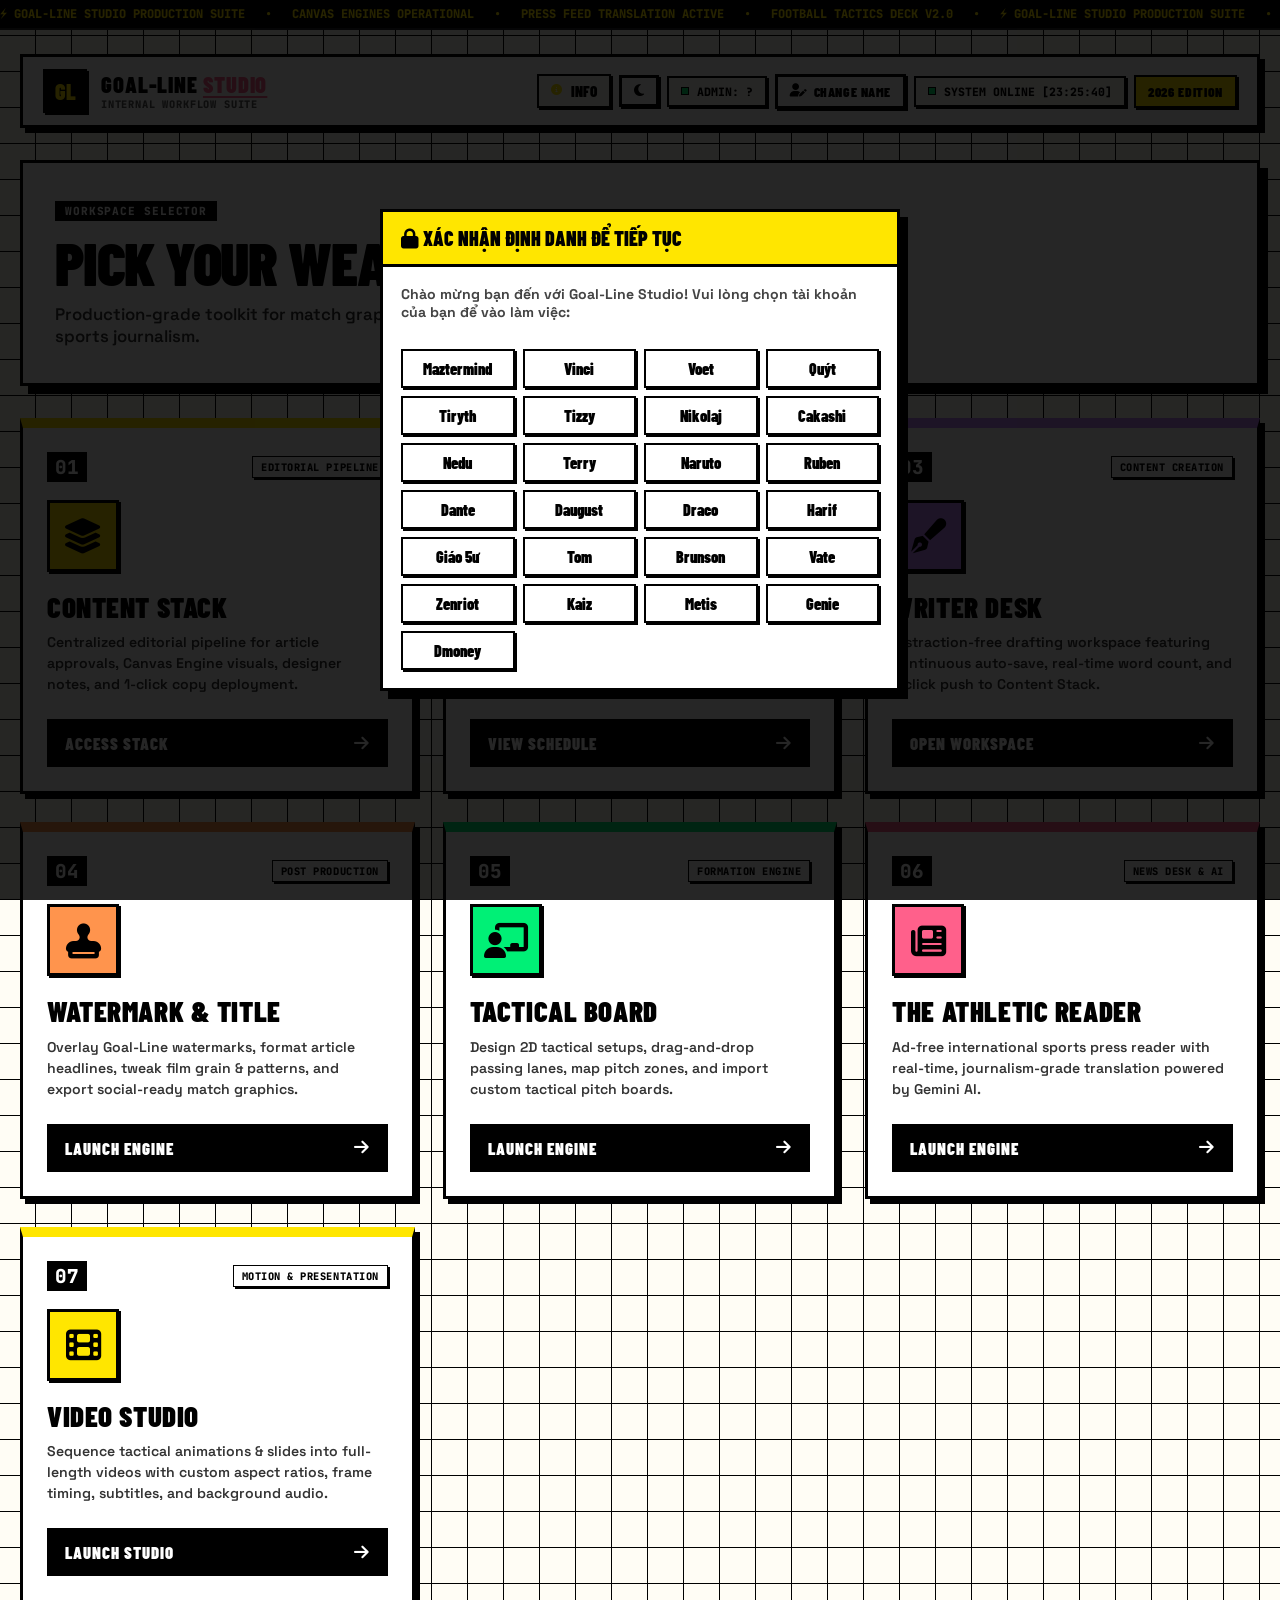
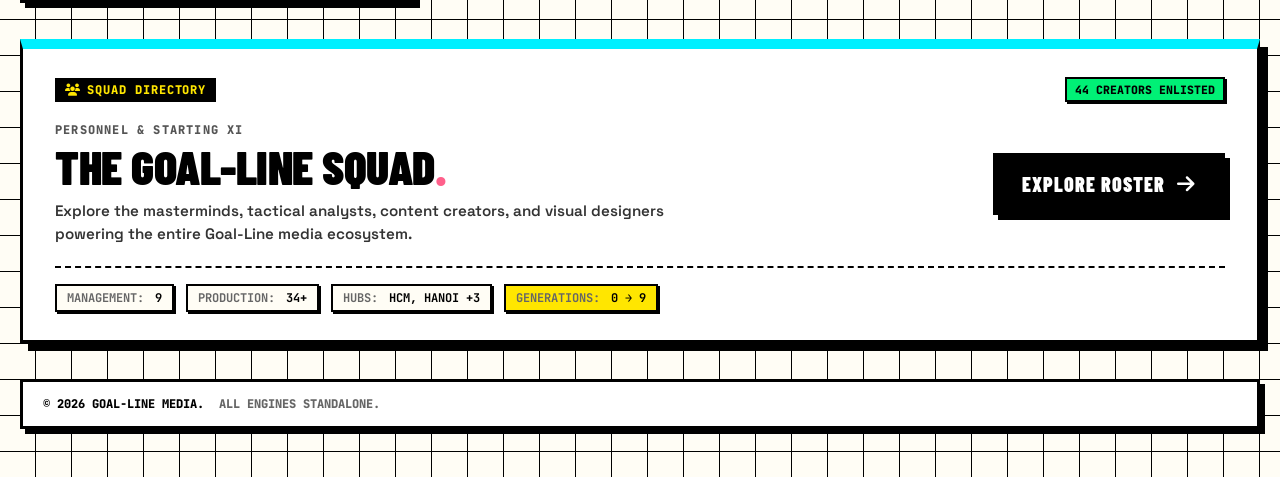
<file: index.html>
<!DOCTYPE html>
<html lang="en">
<head>
    <meta charset="UTF-8">
    <meta name="viewport" content="width=device-width, initial-scale=1.0, maximum-scale=1.0, user-scalable=no">
    <title>Goal-Line Studio | Production Suite</title>
    <link rel="icon" href="assets/img/GL_logo.jpg" type="image/icon type" />
    
    <!-- Google Fonts -->
    <link rel="preconnect" href="https://fonts.googleapis.com">
    <link rel="preconnect" href="https://fonts.gstatic.com" crossorigin>
    <link href="https://fonts.googleapis.com/css2?family=Space+Grotesk:wght@500;700;900&family=Barlow+Condensed:wght@800;900&family=JetBrains+Mono:wght@700;800&display=swap" rel="stylesheet">
    <link rel="stylesheet" href="https://cdnjs.cloudflare.com/ajax/libs/font-awesome/6.5.2/css/all.min.css" />
    <link rel="stylesheet" href="style.css" />
    <link rel="stylesheet" href="css/index.css" />
</head>
<body class="landing-body">

    <!-- Ticker Bar -->
    <div class="neo-ticker">
        <div class="ticker-track">
            <span>⚡ GOAL-LINE STUDIO PRODUCTION SUITE</span>
            <span>•</span>
            <span>CANVAS ENGINES OPERATIONAL</span>
            <span>•</span>
            <span>PRESS FEED TRANSLATION ACTIVE</span>
            <span>•</span>
            <span>FOOTBALL TACTICS DECK V2.0</span>
            <span>•</span>
            <span>⚡ GOAL-LINE STUDIO PRODUCTION SUITE</span>
            <span>•</span>
            <span>CANVAS ENGINES OPERATIONAL</span>
        </div>
    </div>

    <div class="landing-wrapper">
        <!-- Top Status Bar -->
        <header class="top-nav">
            <div class="brand-badge">
                <div class="logo-box">GL</div>
                <div class="brand-text">
                    <span class="studio-title">GOAL-LINE <em>STUDIO</em></span>
                    <span class="system-tag">INTERNAL WORKFLOW SUITE</span>
                </div>
            </div>

            <div class="header-status">
                <a href="info.html" class="status-indicator" style="cursor: pointer; text-decoration: none; color: inherit; font-weight: 900;" title="Xem Sổ tay & Hướng dẫn sử dụng Studio">
                    <i class="fa-solid fa-circle-info" style="color: var(--neo-yellow, #ffe600);"></i>
                    <span style="font-family: var(--font-cond); font-size: 0.95rem;">INFO</span>
                </a>
                <button class="btn-neo-back" onclick="toggleDarkMode()" title="Chuyển chế độ Sáng / Tối">
                    <i class="fa-solid fa-moon" id="theme-toggle-icon"></i>
                </button>
                <div class="status-indicator">
                    <span class="pulse-dot"></span>
                    <span id="current-user-display">ADMIN: ?</span>
                </div>
                <button class="btn-neo-back" id="btn-change-identity" onclick="openIdentitySelector()" style="padding: 6px 12px; font-size: 0.85rem;" title="Thay đổi định danh tài khoản">
                    <i class="fa-solid fa-user-pen"></i> CHANGE NAME
                </button>
                <div class="status-indicator">
                    <span class="pulse-dot"></span>
                    <span id="live-clock">SYSTEM 100% READY</span>
                </div>
                <div class="pill-badge">2026 EDITION</div>
            </div>
        </header>

        <!-- Main Hero Section -->
        <section class="hero-section">
            <div class="hero-content">
                <div class="tag-label">WORKSPACE SELECTOR</div>
                <h1 class="hero-headline">PICK YOUR WEAPON<span class="dot-accent">.</span></h1>
                <p class="hero-sub">Production-grade toolkit for match graphics, tactical analysis, and international sports journalism.</p>
            </div>
        </section>

        <!-- 3 Main Tool Cards Grid (Beta Tools Hidden) -->
        <main class="tool-grid">
            
            <!-- TOOL 01: CONTENT STACK -->
            <a href="stack.html" class="tool-card card-yellow">
                <div class="card-top">
                    <span class="card-num">01</span>
                    <span class="card-tag">EDITORIAL PIPELINE</span>
                </div>
                <div class="card-icon-box">
                    <i class="fa-solid fa-layer-group"></i>
                </div>
                <div class="card-body">
                    <h3 class="card-title">CONTENT STACK</h3>
                    <p class="card-desc">Centralized editorial pipeline for article approvals, Canvas Engine visuals, designer notes, and 1-click copy deployment.</p>
                </div>
                <div class="card-footer-btn">
                    <span>ACCESS STACK</span>
                    <i class="fa-solid fa-arrow-right"></i>
                </div>
            </a>

            <!-- TOOL 02: EDITORIAL SCHEDULE -->
            <a href="schedule.html" class="tool-card card-blue">
                <div class="card-top">
                    <span class="card-num">02</span>
                    <span class="card-tag">SHIFT & CALENDAR</span>
                </div>
                <div class="card-icon-box">
                    <i class="fa-solid fa-calendar-days"></i>
                </div>
                <div class="card-body">
                    <h3 class="card-title">EDITORIAL SCHEDULE</h3>
                    <p class="card-desc">Weekly publishing cycle planner, live Facebook page shift roster, and internal team leave tracking system.</p>
                </div>
                <div class="card-footer-btn">
                    <span>VIEW SCHEDULE</span>
                    <i class="fa-solid fa-arrow-right"></i>
                </div>
            </a>

            <!-- TOOL 03: WRITER DESK -->
            <a href="writer.html" class="tool-card card-purple">
                <div class="card-top">
                    <span class="card-num">03</span>
                    <span class="card-tag">CONTENT CREATION</span>
                </div>
                <div class="card-icon-box">
                    <i class="fa-solid fa-pen-fancy"></i>
                </div>
                <div class="card-body">
                    <h3 class="card-title">WRITER DESK</h3>
                    <p class="card-desc">Distraction-free drafting workspace featuring continuous auto-save, real-time word count, and 1-click push to Content Stack.</p>
                </div>
                <div class="card-footer-btn">
                    <span>OPEN WORKSPACE</span>
                    <i class="fa-solid fa-arrow-right"></i>
                </div>
            </a>

            <!-- TOOL 04: WATERMARK & TITLE -->
            <a href="watermark.html" class="tool-card card-orange">
                <div class="card-top">
                    <span class="card-num">04</span>
                    <span class="card-tag">POST PRODUCTION</span>
                </div>
                <div class="card-icon-box">
                    <i class="fa-solid fa-stamp"></i>
                </div>
                <div class="card-body">
                    <h3 class="card-title">WATERMARK & TITLE</h3>
                    <p class="card-desc">Overlay Goal-Line watermarks, format article headlines, tweak film grain & patterns, and export social-ready match graphics.</p>
                </div>
                <div class="card-footer-btn">
                    <span>LAUNCH ENGINE</span>
                    <i class="fa-solid fa-arrow-right"></i>
                </div>
            </a>

            <!-- TOOL 05: TACTICAL BOARD -->
            <a href="board.html" class="tool-card card-green">
                <div class="card-top">
                    <span class="card-num">05</span>
                    <span class="card-tag">FORMATION ENGINE</span>
                </div>
                <div class="card-icon-box">
                    <i class="fa-solid fa-chalkboard-user"></i>
                </div>
                <div class="card-body">
                    <h3 class="card-title">TACTICAL BOARD</h3>
                    <p class="card-desc">Design 2D tactical setups, drag-and-drop passing lanes, map pitch zones, and import custom tactical pitch boards.</p>
                </div>
                <div class="card-footer-btn">
                    <span>LAUNCH ENGINE</span>
                    <i class="fa-solid fa-arrow-right"></i>
                </div>
            </a>

            <!-- TOOL 06: THE ATHLETIC READER -->
            <a href="reader.html" class="tool-card card-pink">
                <div class="card-top">
                    <span class="card-num">06</span>
                    <span class="card-tag">NEWS DESK & AI</span>
                </div>
                <div class="card-icon-box">
                    <i class="fa-solid fa-newspaper"></i>
                </div>
                <div class="card-body">
                    <h3 class="card-title">THE ATHLETIC READER</h3>
                    <p class="card-desc">Ad-free international sports press reader with real-time, journalism-grade translation powered by Gemini AI.</p>
                </div>
                <div class="card-footer-btn">
                    <span>LAUNCH ENGINE</span>
                    <i class="fa-solid fa-arrow-right"></i>
                </div>
            </a>

            <!-- TOOL 07: VIDEO STUDIO (Dán ngay dưới Tool 06 trong index.html) -->
            <a href="video.html" class="tool-card card-yellow">
                <div class="card-top">
                    <span class="card-num">07</span>
                    <span class="card-tag">MOTION & PRESENTATION</span>
                </div>
                <div class="card-icon-box">
                    <i class="fa-solid fa-film"></i>
                </div>
                <div class="card-body">
                    <h3 class="card-title">VIDEO STUDIO</h3>
                    <p class="card-desc">Sequence tactical animations & slides into full-length videos with custom aspect ratios, frame timing, subtitles, and background audio.</p>
                </div>
                <div class="card-footer-btn">
                    <span>LAUNCH STUDIO</span>
                    <i class="fa-solid fa-arrow-right"></i>
                </div>
            </a>

        </main>

        <!-- SQUAD DIRECTORY BANNER (Đổi sang card-cyan để không xung đột màu vàng) -->
        <section class="roster-showcase-section">
            <div class="roster-banner card-cyan">
                <div class="banner-badge-strip">
                    <span class="banner-tag"><i class="fa-solid fa-users"></i> SQUAD DIRECTORY</span>
                    <span class="banner-status-tag" id="banner-total-tag">SYNCING ROSTER...</span>
                </div>
            
                <div class="banner-content">
                    <div class="banner-text">
                        <span class="sub-lead">PERSONNEL & STARTING XI</span>
                        <h2 class="banner-title">THE GOAL-LINE SQUAD<span class="dot-accent">.</span></h2>
                        <p class="banner-desc">Explore the masterminds, tactical analysts, content creators, and visual designers powering the entire Goal-Line media ecosystem.</p>
                    </div>
                
                    <div class="banner-action-wrap">
                        <a href="roster.html" class="btn-launch-roster">
                            <span>EXPLORE ROSTER</span>
                            <i class="fa-solid fa-arrow-right"></i>
                        </a>
                    </div>
                </div>
            
                <div class="banner-footer-stats">
                    <div class="stat-pill"><span class="pill-label">MANAGEMENT:</span> <strong id="banner-stat-mgmt">--</strong></div>
                    <div class="stat-pill"><span class="pill-label">PRODUCTION:</span> <strong id="banner-stat-prod">--</strong></div>
                    <div class="stat-pill"><span class="pill-label">HUBS:</span> <strong id="banner-stat-hubs">--</strong></div>
                    <div class="stat-pill highlight"><span class="pill-label">GENERATIONS:</span> <strong id="banner-stat-gens">--</strong></div>
                </div>
            </div>
        </section>

        <!-- Footer -->
        <footer class="landing-footer">
            <div class="footer-left">
                <span>© 2026 GOAL-LINE MEDIA.</span>
                <span class="footer-dim">ALL ENGINES STANDALONE.</span>
            </div>
            <div class="footer-right">
            </div>
        </footer>
    </div>

    <script type="module" src="js/landing.js"></script>
    <script src="js/identity.js"></script>
</body>
</html>
</file>
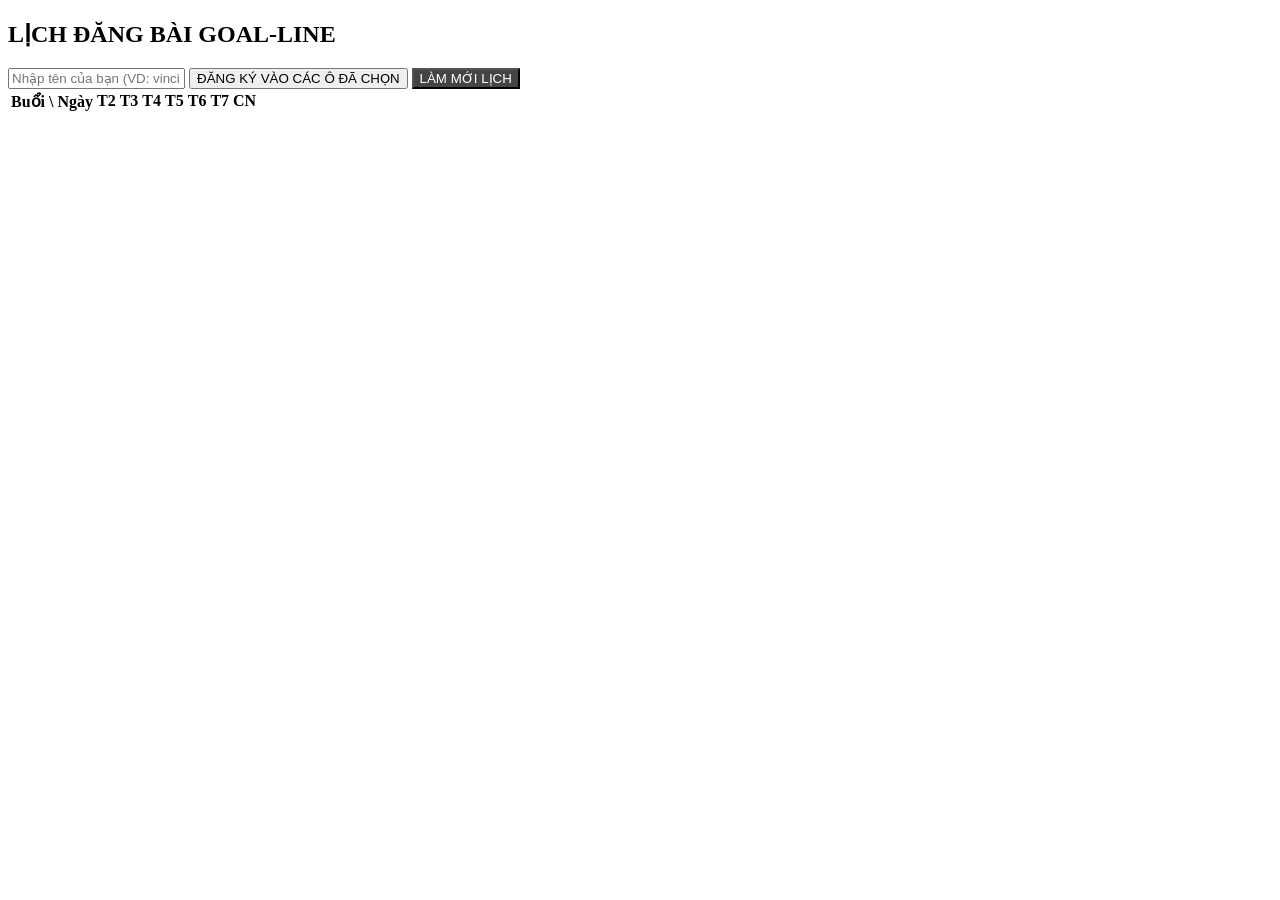
<file: calendar.html>
<!DOCTYPE html>
<html lang="vi">
<head>
    <meta charset="UTF-8">
    <meta name="viewport" content="width=device-width, initial-scale=1.0">
    <title>Đăng ký lịch Goal-Line</title>
</head>
<body>

<div class="container">
    <h2>LỊCH ĐĂNG BÀI GOAL-LINE</h2>
    
    <div class="controls">
        <input type="text" id="adminName" placeholder="Nhập tên của bạn (VD: vinci, Dante...)" required>
        <button id="submitBtn" onclick="submitSchedule()">ĐĂNG KÝ VÀO CÁC Ô ĐÃ CHỌN</button>
        <button id="refreshBtn" onclick="loadSchedule()" style="background: #444; color: white;">LÀM MỚI LỊCH</button>
    </div>
    <div id="loading">Đang đồng bộ với Google Sheet...</div>

    <table id="scheduleTable">
        <thead>
            <tr>
                <th>Buổi \ Ngày</th>
                <th>T2</th><th>T3</th><th>T4</th><th>T5</th><th>T6</th><th>T7</th><th>CN</th>
            </tr>
        </thead>
        <tbody id="tableBody">
            </tbody>
    </table>
</div>

<script>
    // TẠO DÒNG NÀY: Dán link Web App của Google Apps Script vào đây
    const GAS_URL = 'https://script.google.com/macros/s/AKfycbyCbwoQ83nHwhlHM_sUUSxjSVTCRAm9dH0ueqqAn9867LGa0KkDt1TDUA-51adv_AQB/exec'; 
    
    const tableBody = document.getElementById('tableBody');
    const loading = document.getElementById('loading');
    const submitBtn = document.getElementById('submitBtn');
    
    const buoi = ['Sáng', 'Trưa', 'Tối'];
    let selectedSlots = []; // Mảng lưu các ô được click

    // 1. Hàm tải dữ liệu từ Sheet
    async function loadSchedule() {
        loading.style.display = 'block';
        tableBody.innerHTML = ''; // Xóa bảng cũ
        selectedSlots = []; // Reset lựa chọn

        try {
            const response = await fetch(GAS_URL);
            const result = await response.json();
            
            const data = result.data; // Mảng 2 chiều 3x7
            
            // Vẽ bảng
            buoi.forEach((b, rowIndex) => {
                const tr = document.createElement('tr');
                // Cột tiêu đề buổi
                const th = document.createElement('td');
                th.className = 'row-header';
                th.innerText = b;
                tr.appendChild(th);
                
                // 7 cột ngày
                for(let colIndex = 0; colIndex < 7; colIndex++) {
                    const td = document.createElement('td');
                    td.className = 'slot-cell';
                    td.innerText = data[rowIndex][colIndex] || ''; // Hiện tên admin đang có
                    
                    // Xử lý sự kiện click chọn ô
                    td.onclick = function() {
                        this.classList.toggle('selected');
                        
                        // Cập nhật mảng selectedSlots
                        const slotObj = {row: rowIndex, col: colIndex};
                        const existingIndex = selectedSlots.findIndex(s => s.row === rowIndex && s.col === colIndex);
                        
                        if (existingIndex > -1) {
                            selectedSlots.splice(existingIndex, 1); // Bỏ chọn
                        } else {
                            selectedSlots.push(slotObj); // Chọn
                        }
                    };
                    tr.appendChild(td);
                }
                tableBody.appendChild(tr);
            });
            
        } catch (error) {
            alert('Lỗi tải dữ liệu. Hãy tải lại trang!');
        }
        loading.style.display = 'none';
    }

    // 2. Hàm gửi dữ liệu lên Sheet
    async function submitSchedule() {
        const name = document.getElementById('adminName').value.trim();
        
        if (!name) { alert('Vui lòng nhập tên của bạn!'); return; }
        if (selectedSlots.length === 0) { alert('Vui lòng click chọn ít nhất 1 ô trên lịch!'); return; }

        loading.innerText = 'Đang gửi dữ liệu lên Sheet...';
        loading.style.display = 'block';
        submitBtn.disabled = true;

        const payload = {
            name: name,
            slots: selectedSlots
        };

        try {
            await fetch(GAS_URL, {
                method: 'POST',
                body: JSON.stringify(payload)
            });
            
            // Thành công thì tải lại lịch mới nhất
            alert('Đăng ký thành công!');
            document.getElementById('adminName').value = '';
            loadSchedule(); 
            
        } catch (error) {
            alert('Có lỗi xảy ra, vui lòng thử lại!');
        }
        
        submitBtn.disabled = false;
        loading.innerText = 'Đang đồng bộ với Google Sheet...';
    }

    // Tự động tải lịch khi vừa mở web
    window.onload = loadSchedule;
</script>

</body>
</html>
</file>
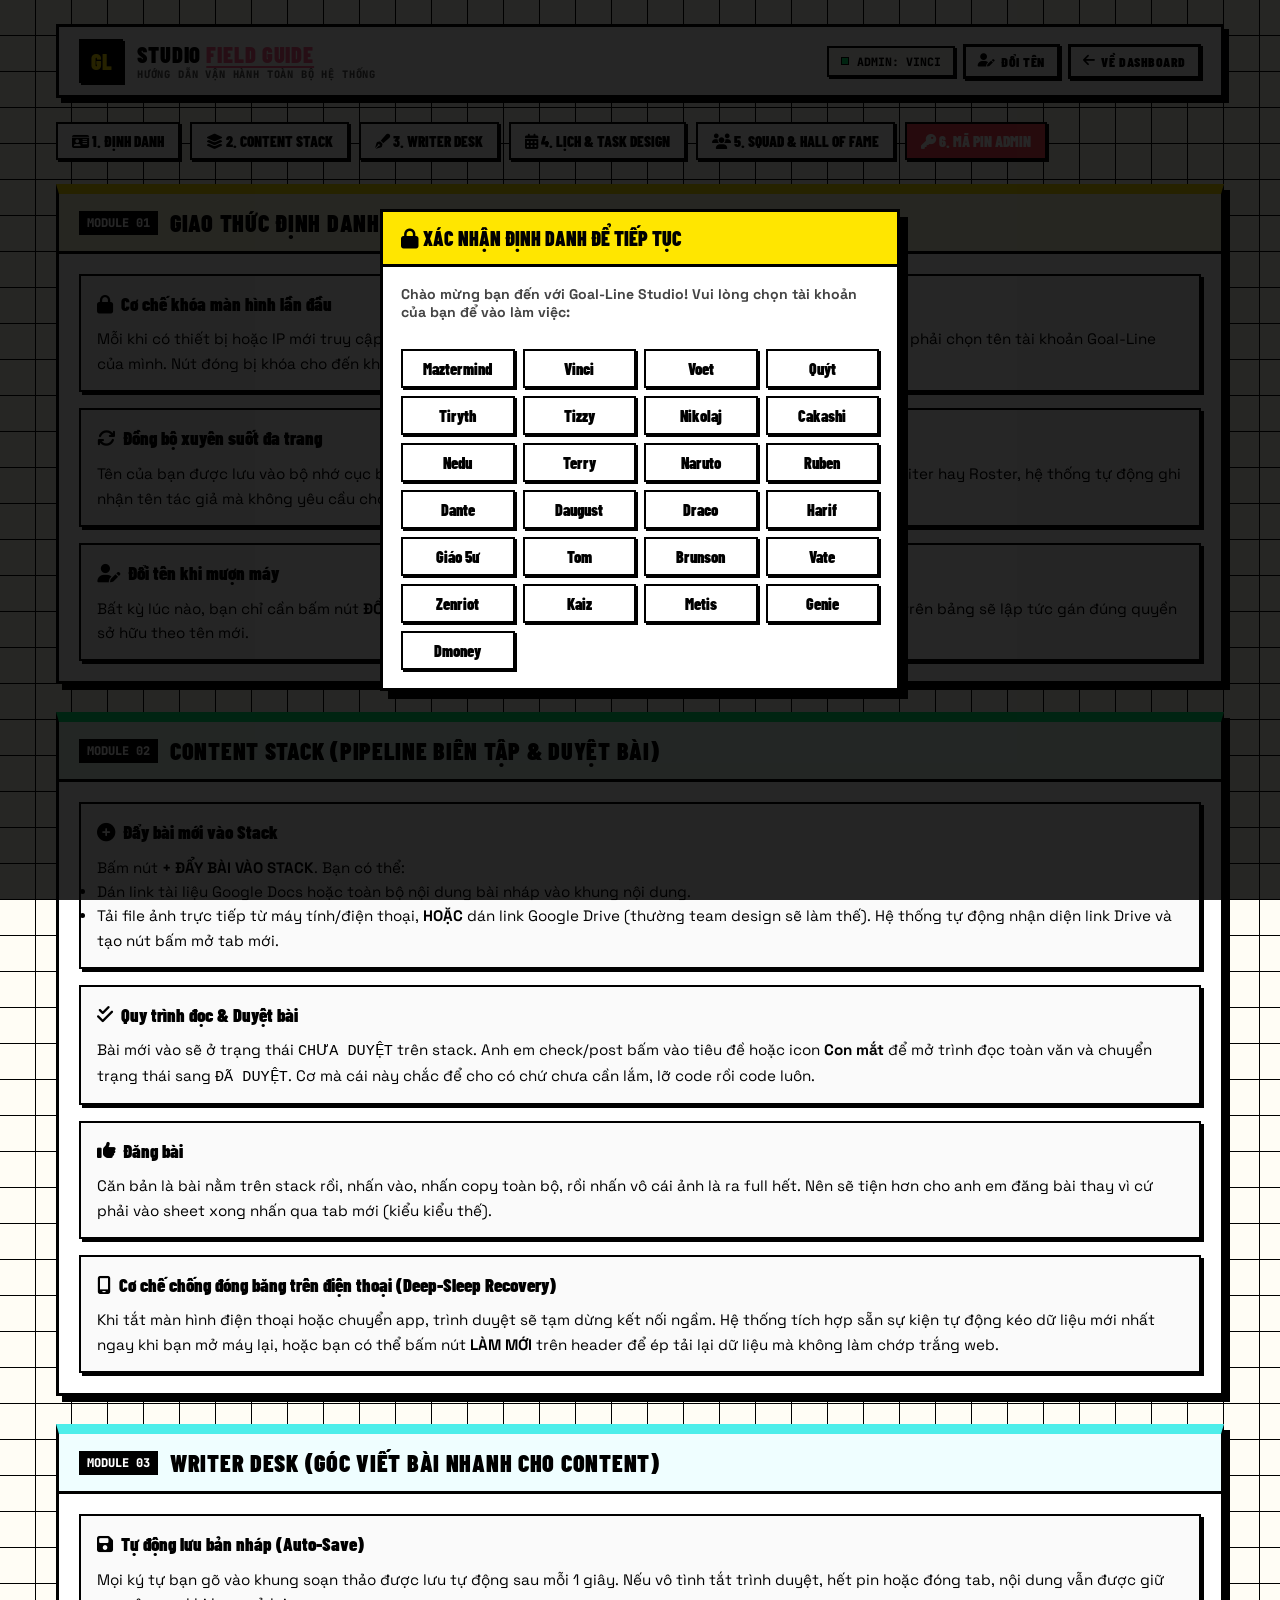
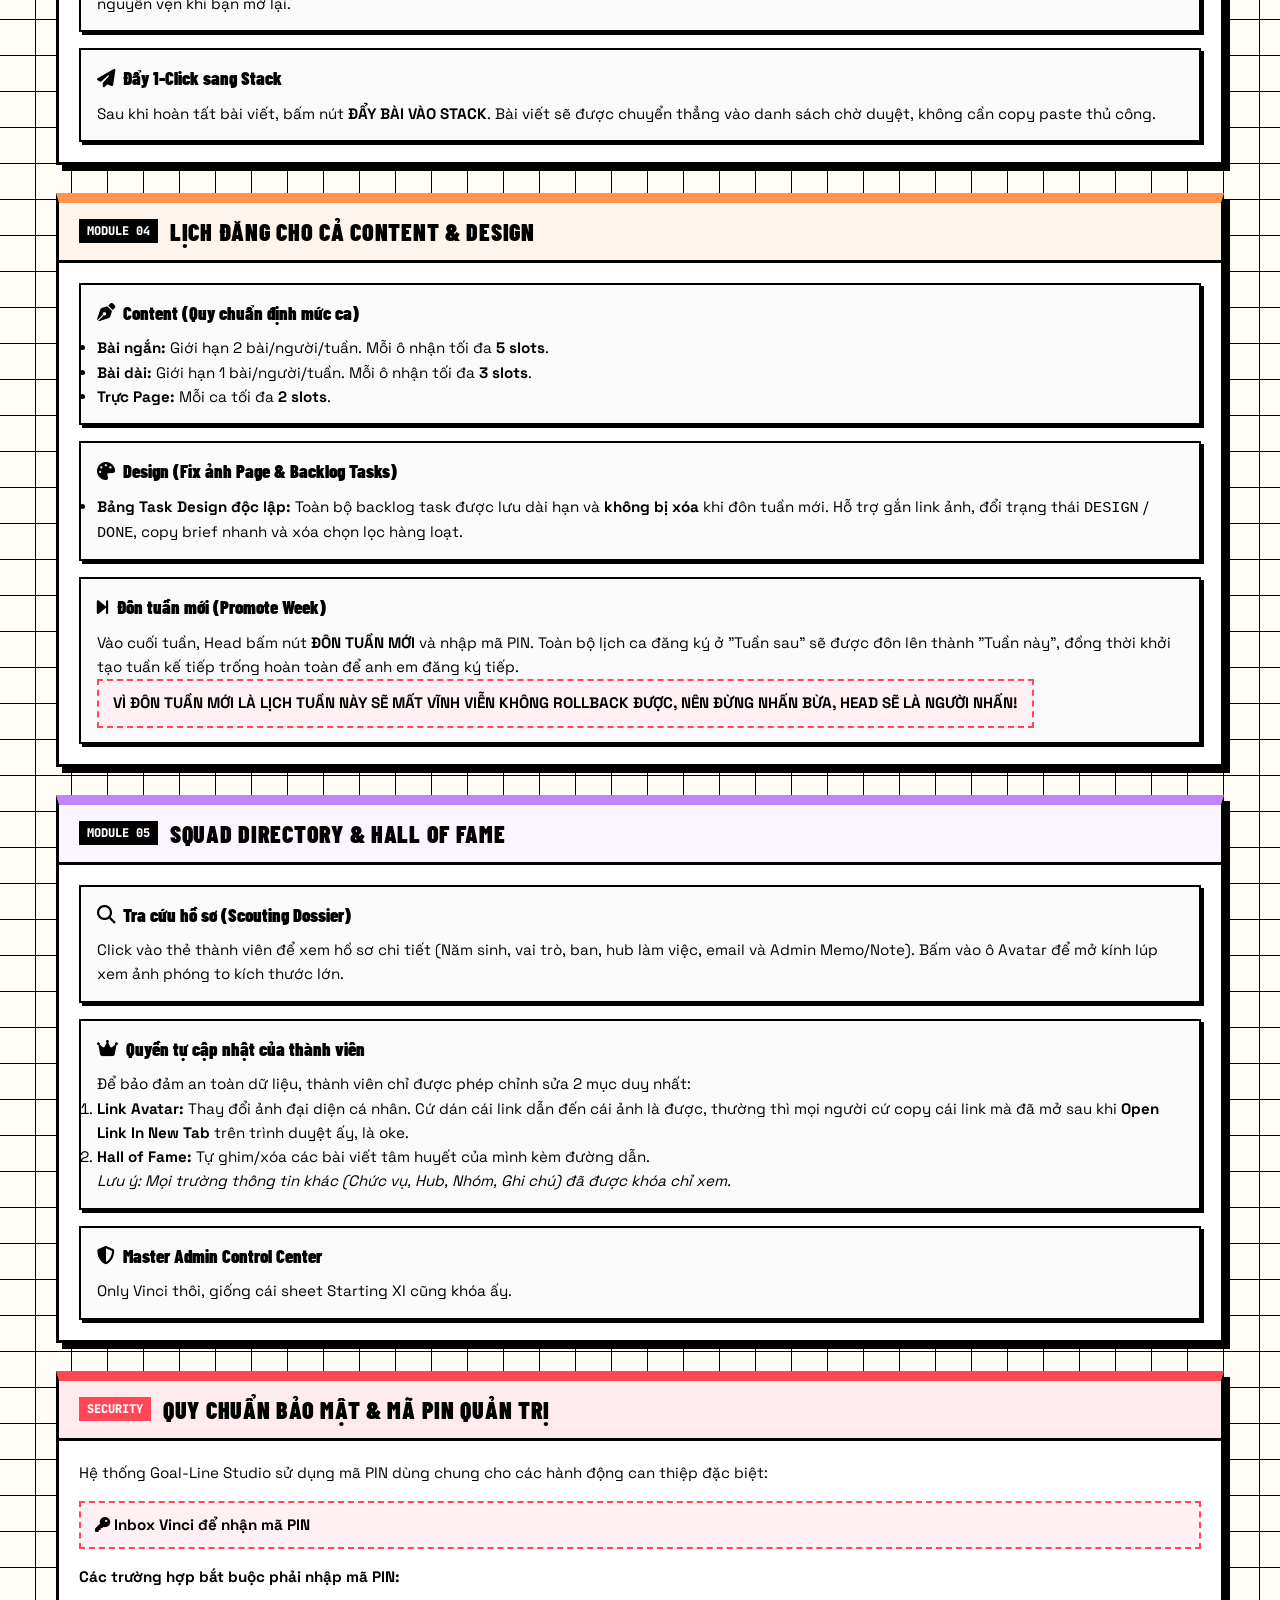
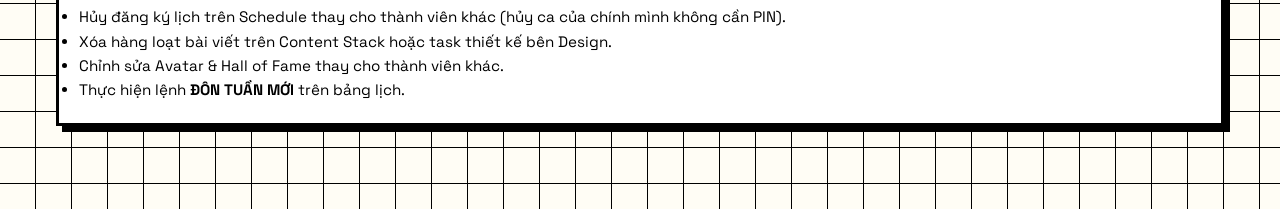
<file: info.html>
<!DOCTYPE html>
<html lang="vi">
<head>
  <meta charset="UTF-8"/>
  <meta name="viewport" content="width=device-width, initial-scale=1.0, maximum-scale=1.0, user-scalable=no"/>
  <title>System Manual &amp; Guidelines | Goal-Line Studio</title>
  <link rel="icon" href="assets/img/GL_logo.jpg" type="image/icon type"/>
  <link rel="preconnect" href="https://fonts.googleapis.com"/>
  <link rel="preconnect" href="https://fonts.gstatic.com" crossorigin/>
  <link href="https://fonts.googleapis.com/css2?family=Space+Grotesk:wght@500;700;900&family=Barlow+Condensed:wght@700;800;900&family=JetBrains+Mono:wght@700;800&display=swap" rel="stylesheet"/>
  <link rel="stylesheet" href="https://cdnjs.cloudflare.com/ajax/libs/font-awesome/6.5.2/css/all.min.css"/>
  <link rel="stylesheet" href="style.css"/>
  <style>
    .manual-container {
      max-width: 1200px;
      margin: 0 auto;
      padding: 24px 16px 60px;
    }
    .manual-section {
      background: var(--neo-white, #fff);
      border: 3px solid #000;
      box-shadow: 6px 6px 0 #000;
      margin-bottom: 28px;
      overflow: hidden;
    }
    .sec-header {
      padding: 14px 20px;
      border-bottom: 3px solid #000;
      display: flex;
      align-items: center;
      gap: 12px;
      flex-wrap: wrap;
    }
    .sec-header h2 {
      font-family: var(--font-cond);
      font-size: 1.5rem;
      font-weight: 900;
      margin: 0;
      letter-spacing: 0.03em;
    }
    .sec-badge {
      background: #000;
      color: #fff;
      font-family: var(--font-mono);
      font-size: 0.75rem;
      font-weight: 800;
      padding: 4px 8px;
    }
    .sec-body {
      padding: 20px;
      display: flex;
      flex-direction: column;
      gap: 16px;
      font-size: 0.95rem;
      line-height: 1.6;
    }
    .rule-card {
      background: #fafafa;
      border: 2px solid #000;
      box-shadow: 3px 3px 0 #000;
      padding: 14px 16px;
    }
    .rule-card h3 {
      font-family: var(--font-cond);
      font-weight: 900;
      font-size: 1.15rem;
      margin: 0 0 8px 0;
      display: flex;
      align-items: center;
      gap: 8px;
    }
    .pin-box {
      background: #fff0f3;
      border: 2px dashed #ff4757;
      padding: 10px 14px;
      font-weight: 700;
      display: inline-block;
    }
    .quick-nav-bar {
      display: flex;
      flex-wrap: wrap;
      gap: 10px;
      margin-bottom: 24px;
    }
    .btn-anchor {
      background: #fff;
      border: 2px solid #000;
      box-shadow: 2px 2px 0 #000;
      padding: 8px 14px;
      font-family: var(--font-cond);
      font-weight: 900;
      font-size: 0.95rem;
      text-decoration: none;
      color: #000;
      transition: all 0.1s;
    }
    .btn-anchor:hover {
      background: var(--neo-yellow, #ffe600);
      transform: translate(-1px, -1px);
    }
  </style>
</head>
<body class="landing-body">

  <div class="manual-container">
    <!-- Top Bar -->
    <header class="top-nav" style="margin-bottom: 24px;">
      <div class="brand-badge">
        <a href="index.html" class="logo-box" style="text-decoration:none;">GL</a>
        <div class="brand-text">
          <span class="studio-title">STUDIO <em>FIELD GUIDE</em></span>
          <span class="system-tag">HƯỚNG DẪN VẬN HÀNH TOÀN BỘ HỆ THỐNG</span>
        </div>
      </div>

      <div class="header-status">
        <div class="status-indicator">
          <span class="pulse-dot"></span>
          <span id="current-user-display">ADMIN: VINCI</span>
        </div>
        <button class="btn-neo-back" id="btn-change-identity" onclick="openIdentitySelector()">
          <i class="fa-solid fa-user-pen"></i> ĐỔI TÊN
        </button>
        <a href="index.html" class="btn-neo-back">
          <i class="fa-solid fa-arrow-left"></i> VỀ DASHBOARD
        </a>
      </div>
    </header>

    <!-- Quick Navigation Anchor -->
    <nav class="quick-nav-bar">
      <a href="#sec-identity" class="btn-anchor"><i class="fa-solid fa-id-card"></i> 1. ĐỊNH DANH</a>
      <a href="#sec-stack" class="btn-anchor"><i class="fa-solid fa-layer-group"></i> 2. CONTENT STACK</a>
      <a href="#sec-writer" class="btn-anchor"><i class="fa-solid fa-pen-fancy"></i> 3. WRITER DESK</a>
      <a href="#sec-schedule" class="btn-anchor"><i class="fa-solid fa-calendar-days"></i> 4. LỊCH &amp; TASK DESIGN</a>
      <a href="#sec-roster" class="btn-anchor"><i class="fa-solid fa-users"></i> 5. SQUAD &amp; HALL OF FAME</a>
      <a href="#sec-pin" class="btn-anchor" style="background:#ff4757; color:#fff;"><i class="fa-solid fa-key"></i> 6. MÃ PIN ADMIN</a>
    </nav>

    <!-- PHẦN 1: ĐỊNH DANH HỆ THỐNG -->
    <section class="manual-section" id="sec-identity" style="border-top: 10px solid var(--neo-yellow, #ffe600);">
      <div class="sec-header" style="background: #fffde0;">
        <span class="sec-badge">MODULE 01</span>
        <h2>GIAO THỨC ĐỊNH DANH TOÀN CỤC (GLOBAL IDENTITY)</h2>
      </div>
      <div class="sec-body">
        <div class="rule-card">
          <h3><i class="fa-solid fa-lock"></i> Cơ chế khóa màn hình lần đầu</h3>
          <p>Mỗi khi có thiết bị hoặc IP mới truy cập web lần đầu tiên, hệ thống sẽ kích hoạt modal toàn màn hình buộc bạn phải chọn tên tài khoản Goal-Line của mình. Nút đóng bị khóa cho đến khi hoàn tất định danh.</p>
        </div>
        <div class="rule-card">
          <h3><i class="fa-solid fa-arrows-rotate"></i> Đồng bộ xuyên suốt đa trang</h3>
          <p>Tên của bạn được lưu vào bộ nhớ cục bộ (<code>localStorage</code>). Khi chuyển đổi giữa Dashboard, Stack, Schedule, Writer hay Roster, hệ thống tự động ghi nhận tên tác giả mà không yêu cầu chọn lại.</p>
        </div>
        <div class="rule-card">
          <h3><i class="fa-solid fa-user-pen"></i> Đổi tên khi mượn máy</h3>
          <p>Bất kỳ lúc nào, bạn chỉ cần bấm nút <strong>ĐỔI TÊN</strong> trên Header để chọn lại nhân sự phù hợp. Toàn bộ dữ liệu ca trực trên bảng sẽ lập tức gán đúng quyền sở hữu theo tên mới.</p>
        </div>
      </div>
    </section>

    <!-- PHẦN 2: CONTENT STACK -->
    <section class="manual-section" id="sec-stack" style="border-top: 10px solid var(--neo-green, #00f076);">
      <div class="sec-header" style="background: #eafff3;">
        <span class="sec-badge">MODULE 02</span>
        <h2>CONTENT STACK (PIPELINE BIÊN TẬP &amp; DUYỆT BÀI)</h2>
      </div>
      <div class="sec-body">
        <div class="rule-card">
          <h3><i class="fa-solid fa-plus-circle"></i> Đẩy bài mới vào Stack</h3>
          <p>Bấm nút <strong>+ ĐẨY BÀI VÀO STACK</strong>. Bạn có thể:</p>
          <ul>
            <li>Dán link tài liệu Google Docs hoặc toàn bộ nội dung bài nháp vào khung nội dung.</li>
            <li>Tải file ảnh trực tiếp từ máy tính/điện thoại, <strong>HOẶC</strong> dán link Google Drive (thường team design sẽ làm thế). Hệ thống tự động nhận diện link Drive và tạo nút bấm mở tab mới.</li>
          </ul>
        </div>
        <div class="rule-card">
          <h3><i class="fa-solid fa-check-double"></i> Quy trình đọc &amp; Duyệt bài</h3>
          <p>Bài mới vào sẽ ở trạng thái <code>CHƯA DUYỆT</code> trên stack. Anh em check/post bấm vào tiêu đề hoặc icon <strong>Con mắt</strong> để mở trình đọc toàn văn và chuyển trạng thái sang <code>ĐÃ DUYỆT</code>. Cơ mà cái này chắc để cho có chứ chưa cần lắm, lỡ code rồi code luôn.</p>
        </div>
        <div class="rule-card">
          <h3><i class="fa-solid fa-thumbs-up"></i> Đăng bài</h3>
          <p>Căn bản là bài nằm trên stack rồi, nhấn vào, nhấn copy toàn bộ, rồi nhấn vô cái ảnh là ra full hết. Nên sẽ tiện hơn cho anh em đăng bài thay vì cứ phải vào sheet xong nhấn qua tab mới (kiểu kiểu thế).</p>
        </div>
        <div class="rule-card">
          <h3><i class="fa-solid fa-mobile-screen"></i> Cơ chế chống đóng băng trên điện thoại (Deep-Sleep Recovery)</h3>
          <p>Khi tắt màn hình điện thoại hoặc chuyển app, trình duyệt sẽ tạm dừng kết nối ngầm. Hệ thống tích hợp sẵn sự kiện tự động kéo dữ liệu mới nhất ngay khi bạn mở máy lại, hoặc bạn có thể bấm nút <strong>LÀM MỚI</strong> trên header để ép tải lại dữ liệu mà không làm chớp trắng web.</p>
        </div>
      </div>
    </section>

    <!-- PHẦN 3: WRITER DESK -->
    <section class="manual-section" id="sec-writer" style="border-top: 10px solid var(--neo-blue, #4deeea);">
      <div class="sec-header" style="background: #effeff;">
        <span class="sec-badge">MODULE 03</span>
        <h2>WRITER DESK (GÓC VIẾT BÀI NHANH CHO CONTENT)</h2>
      </div>
      <div class="sec-body">
        <div class="rule-card">
          <h3><i class="fa-solid fa-floppy-disk"></i> Tự động lưu bản nháp (Auto-Save)</h3>
          <p>Mọi ký tự bạn gõ vào khung soạn thảo được lưu tự động sau mỗi 1 giây. Nếu vô tình tắt trình duyệt, hết pin hoặc đóng tab, nội dung vẫn được giữ nguyên vẹn khi bạn mở lại.</p>
        </div>
        <div class="rule-card">
          <h3><i class="fa-solid fa-paper-plane"></i> Đẩy 1-Click sang Stack</h3>
          <p>Sau khi hoàn tất bài viết, bấm nút <strong>ĐẨY BÀI VÀO STACK</strong>. Bài viết sẽ được chuyển thẳng vào danh sách chờ duyệt, không cần copy paste thủ công.</p>
        </div>
      </div>
    </section>

    <!-- PHẦN 4: LỊCH TRỰC & TASK DESIGN -->
    <section class="manual-section" id="sec-schedule" style="border-top: 10px solid var(--neo-orange, #ff944d);">
      <div class="sec-header" style="background: #fff4ec;">
        <span class="sec-badge">MODULE 04</span>
        <h2>LỊCH ĐĂNG CHO CẢ CONTENT &amp; DESIGN</h2>
      </div>
      <div class="sec-body">
        <div class="rule-card">
          <h3><i class="fa-solid fa-pen-nib"></i>Content (Quy chuẩn định mức ca)</h3>
          <ul>
            <li><strong>Bài ngắn:</strong> Giới hạn 2 bài/người/tuần. Mỗi ô nhận tối đa <strong>5 slots</strong>.</li>
            <li><strong>Bài dài:</strong> Giới hạn 1 bài/người/tuần. Mỗi ô nhận tối đa <strong>3 slots</strong>.</li>
            <li><strong>Trực Page:</strong> Mỗi ca tối đa <strong>2 slots</strong>.</li>
          </ul>
        </div>
        <div class="rule-card">
          <h3><i class="fa-solid fa-palette"></i>Design (Fix ảnh Page &amp; Backlog Tasks)</h3>
          <ul>
            <li><strong>Bảng Task Design độc lập:</strong> Toàn bộ backlog task được lưu dài hạn và <strong>không bị xóa</strong> khi đôn tuần mới. Hỗ trợ gắn link ảnh, đổi trạng thái <code>DESIGN</code> / <code>DONE</code>, copy brief nhanh và xóa chọn lọc hàng loạt.</li>
          </ul>
        </div>
        <div class="rule-card">
          <h3><i class="fa-solid fa-forward-step"></i> Đôn tuần mới (Promote Week)</h3>
          <p>Vào cuối tuần, Head bấm nút <strong>ĐÔN TUẦN MỚI</strong> và nhập mã PIN. Toàn bộ lịch ca đăng ký ở "Tuần sau" sẽ được đôn lên thành "Tuần này", đồng thời khởi tạo tuần kế tiếp trống hoàn toàn để anh em đăng ký tiếp.</p>
          <div class="pin-box">VÌ ĐÔN TUẦN MỚI LÀ LỊCH TUẦN NÀY SẼ MẤT VĨNH VIỄN KHÔNG ROLLBACK ĐƯỢC, NÊN ĐỪNG NHẤN BỪA, HEAD SẼ LÀ NGƯỜI NHẤN!
          </div>
        </div>
      </div>
    </section>

    <!-- PHẦN 5: SQUAD ROSTER & HALL OF FAME -->
    <section class="manual-section" id="sec-roster" style="border-top: 10px solid var(--neo-purple, #c084fc);">
      <div class="sec-header" style="background: #fbf5ff;">
        <span class="sec-badge">MODULE 05</span>
        <h2>SQUAD DIRECTORY &amp; HALL OF FAME</h2>
      </div>
      <div class="sec-body">
        <div class="rule-card">
          <h3><i class="fa-solid fa-magnifying-glass"></i> Tra cứu hồ sơ (Scouting Dossier)</h3>
          <p>Click vào thẻ thành viên để xem hồ sơ chi tiết (Năm sinh, vai trò, ban, hub làm việc, email và Admin Memo/Note). Bấm vào ô Avatar để mở kính lúp xem ảnh phóng to kích thước lớn.</p>
        </div>
        <div class="rule-card">
          <h3><i class="fa-solid fa-crown"></i> Quyền tự cập nhật của thành viên</h3>
          <p>Để bảo đảm an toàn dữ liệu, thành viên chỉ được phép chỉnh sửa 2 mục duy nhất:</p>
          <ol>
            <li><strong>Link Avatar:</strong> Thay đổi ảnh đại diện cá nhân. Cứ dán cái link dẫn đến cái ảnh là được, thường thì mọi người cứ copy cái link mà đã mở sau khi <strong>Open Link In New Tab</strong> trên trình duyệt ấy, là oke.</li>
            <li><strong>Hall of Fame:</strong> Tự ghim/xóa các bài viết tâm huyết của mình kèm đường dẫn.</li>
          </ol>
          <p><em>Lưu ý: Mọi trường thông tin khác (Chức vụ, Hub, Nhóm, Ghi chú) đã được khóa chỉ xem.</em></p>
        </div>
        <div class="rule-card">
          <h3><i class="fa-solid fa-shield-halved"></i> Master Admin Control Center</h3>
          <p>Only Vinci thôi, giống cái sheet Starting XI cũng khóa ấy.</p>
        </div>
      </div>
    </section>

    <!-- PHẦN 6: CHEAT-SHEET MÃ PIN -->
    <section class="manual-section" id="sec-pin" style="border-top: 10px solid #ff4757;">
      <div class="sec-header" style="background: #ffebee;">
        <span class="sec-badge" style="background:#ff4757;">SECURITY</span>
        <h2>QUY CHUẨN BẢO MẬT &amp; MÃ PIN QUẢN TRỊ</h2>
      </div>
      <div class="sec-body">
        <p>Hệ thống Goal-Line Studio sử dụng mã PIN dùng chung cho các hành động can thiệp đặc biệt:</p>
        <div class="pin-box">
          <i class="fa-solid fa-key"></i>   Inbox Vinci để nhận mã PIN</span>
        </div>
        <p><strong>Các trường hợp bắt buộc phải nhập mã PIN:</strong></p>
        <ul>
          <li>Hủy đăng ký lịch trên Schedule thay cho thành viên khác (hủy ca của chính mình không cần PIN).</li>
          <li>Xóa hàng loạt bài viết trên Content Stack hoặc task thiết kế bên Design.</li>
          <li>Chỉnh sửa Avatar &amp; Hall of Fame thay cho thành viên khác.</li>
          <li>Thực hiện lệnh <strong>ĐÔN TUẦN MỚI</strong> trên bảng lịch.</li>
        </ul>
      </div>
    </section>

  </div>

  <script src="js/identity.js"></script>
</body>
</html>
</file>
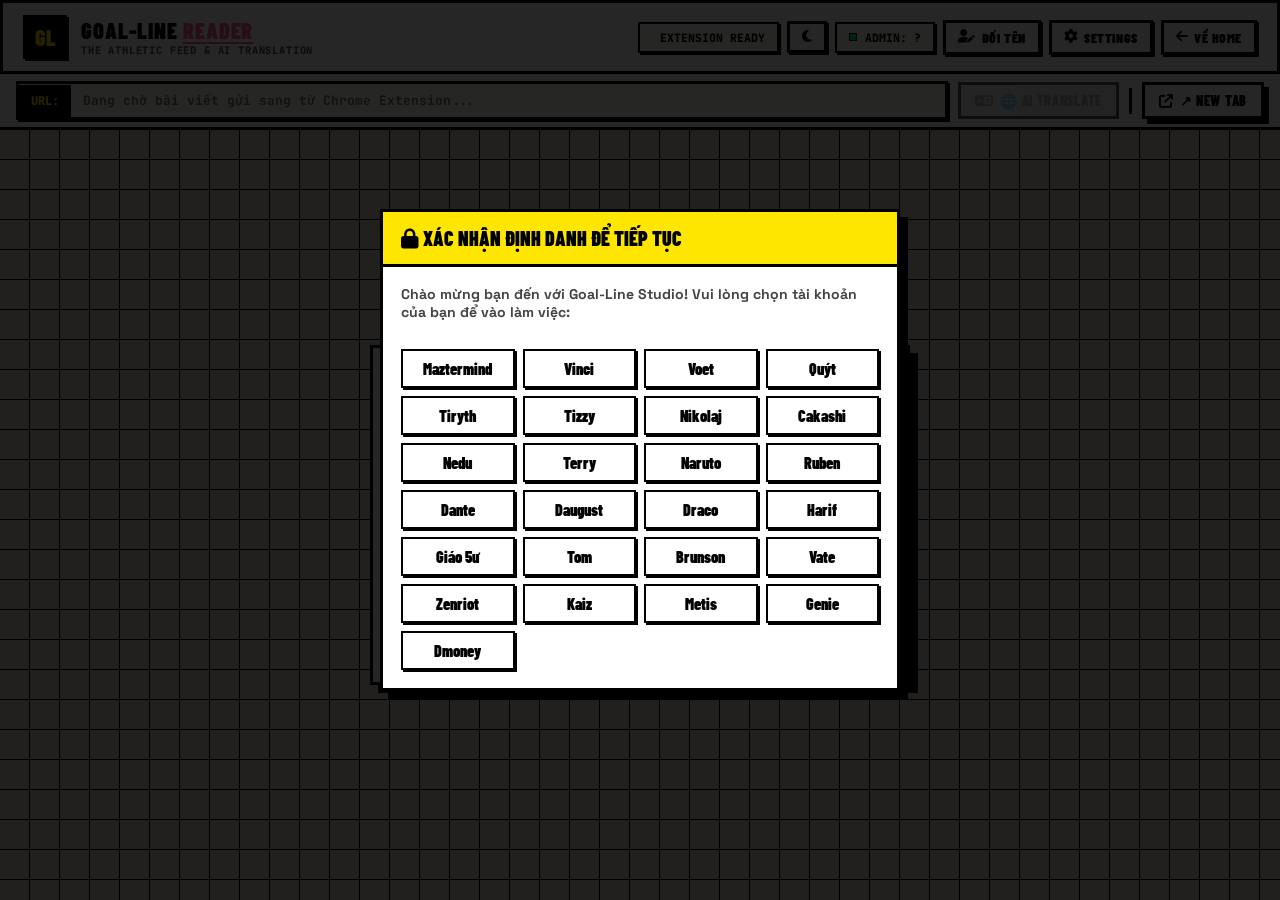
<file: reader.html>
<!DOCTYPE html>
<html lang="vi">
<head>
  <meta charset="UTF-8"/>
  <meta name="viewport" content="width=device-width, initial-scale=1.0, maximum-scale=1.0, user-scalable=no"/>
  <title>The Athletic Reader | Goal-Line Studio</title>
  <link rel="icon" href="assets/img/GL_logo.jpg" type="image/icon type"/>
  <link rel="preconnect" href="https://fonts.googleapis.com"/>
  <link rel="preconnect" href="https://fonts.gstatic.com" crossorigin/>
  <link href="https://fonts.googleapis.com/css2?family=Space+Grotesk:wght@500;700;900&family=Barlow+Condensed:wght@700;800;900&family=JetBrains+Mono:wght@600;800&display=swap" rel="stylesheet"/>
  <link rel="stylesheet" href="https://cdnjs.cloudflare.com/ajax/libs/font-awesome/6.5.2/css/all.min.css"/>
  <link rel="stylesheet" href="style.css" />
  <link rel="stylesheet" href="css/reader.css?v=6" />
</head>
<body class="landing-body reader-body">
<div class="app">

  <!-- TOP NAVIGATION ĐỒNG BỘ -->
  <header class="top-nav reader-top-nav">
    <div class="brand-badge">
      <a href="index.html" class="logo-box" style="text-decoration:none;">GL</a>
      <div class="brand-text">
        <span class="studio-title">GOAL-LINE <em>READER</em></span>
        <span class="system-tag">THE ATHLETIC FEED & AI TRANSLATION</span>
      </div>
    </div>

    <div class="header-status">
      <div class="status-indicator">
        <div id="statusDot" class="pulse-dot"></div>
        <span id="statusLabel">EXTENSION READY</span>
      </div>
      <button class="btn-neo-back" onclick="toggleDarkMode()" title="Chuyển chế độ Sáng / Tối">
        <i class="fa-solid fa-moon" id="theme-toggle-icon"></i>
      </button>
      <div class="status-indicator">
        <span class="pulse-dot"></span>
        <span id="current-user-display">ADMIN: ?</span>
      </div>
      <button class="btn-neo-back" id="btn-change-identity" onclick="openIdentitySelector()" style="padding: 6px 12px; font-size: 0.85rem;" title="Thay đổi định danh tài khoản">
        <i class="fa-solid fa-user-pen"></i> ĐỔI TÊN
      </button>
      <button class="btn-neo-back" id="btnSettings" title="Cài đặt Gemini API Key">
        <i class="fa-solid fa-gear"></i> SETTINGS
      </button>
      <a href="index.html" class="btn-neo-back">
        <i class="fa-solid fa-arrow-left"></i> VỀ HOME
      </a>
    </div>
  </header>

  <!-- TOOLBAR -->
  <div class="toolbar">
    <div class="url-wrap" id="urlWrap">
      <span class="url-icon">URL:</span>
      <input type="url" id="articleUrl" spellcheck="false" autocomplete="off"
        placeholder="Đang chờ bài viết gửi sang từ Chrome Extension..." readonly />
    </div>

    <button class="btn btn-neo btn-vi" id="btnTranslate" disabled>
      <i class="fa-solid fa-language"></i> 🌐 AI TRANSLATE
    </button>
    <button class="btn btn-neo btn-ghost hidden" id="btnOriginal">← ORIGINAL</button>
    <div class="sep" id="sepTab"></div>
    <button class="btn btn-neo btn-ghost" id="btnNewTab" title="Mở trang gốc trong Tab mới">
      <i class="fa-solid fa-arrow-up-right-from-square"></i> ↗ NEW TAB
    </button>
  </div>

  <!-- WORKSPACE -->
  <div class="workspace">
    <main class="content-area">
      <!-- Loading Overlay -->
      <div class="loading-overlay" id="loadingOverlay">
        <div class="neo-spinner"></div>
        <div class="loading-text" id="loadingText">DISPATCHING DATA…</div>
      </div>

      <!-- Empty State / Guide Screen -->
      <div class="empty-state" id="emptyState">
        <div class="empty-box">
          <div class="empty-icon">📰</div>
          <div class="empty-title">CHƯA CÓ BÀI BÁO ĐƯỢC NẠP</div>
          <div class="empty-desc">
            Mở bài viết trên The Athletic bằng Chrome và nhấn nút 
            <kbd class="kbd">⚡ SEND TO GL READER</kbd> ở góc màn hình.<br/>
            (Nếu chưa cài đặt Extension, hãy inbox <strong>Vinci</strong> để nhận file nén).
          </div>
        </div>
      </div>

      <!-- Article Viewer Iframe -->
      <iframe id="viewerFrame" sandbox="allow-scripts allow-same-origin allow-popups allow-forms"></iframe>

      <!-- Translation Panel -->
      <div class="trans-panel" id="transPanel">
        <div class="trans-inner">
          <div class="trans-bar">
            <span class="badge-gemini">GEMINI AI ENGINE</span>
            <span class="trans-bar-title">VIETNAMESE TRANSLATION</span>
          </div>
          <div id="transContent" class="trans-content"></div>
        </div>
      </div>
    </main>
  </div>
</div>

<!-- SETTINGS MODAL -->
<div class="backdrop" id="backdrop" onclick="closeSettings()"></div>
<div class="sp" id="settingsPanel">
  <div class="sp-hdr">
    <span class="sp-title">⚡ SYSTEM SETTINGS</span>
    <button class="btn-x" onclick="closeSettings()">✕</button>
  </div>
  <div class="sp-body">
    <div class="field">
      <label class="field-label" for="cfgApiKey">🔑 GEMINI API KEY</label>
      <input type="password" id="cfgApiKey" class="neo-input" placeholder="AIzaSy..." autocomplete="off"/>
      <div class="field-hint">Cần thiết cho tính năng Dịch AI. Lấy API key miễn phí tại <a href="https://aistudio.google.com" target="_blank">aistudio.google.com</a></div>
    </div>
  </div>
  <div class="sp-footer">
    <button class="btn btn-neo btn-ghost" onclick="closeSettings()">CANCEL</button>
    <button class="btn btn-neo btn-primary" onclick="saveSettings()">💾 SAVE SETTINGS</button>
  </div>
</div>

<script type="module" src="js/reader.js?v=6"></script>
<script src="js/identity.js"></script>
</body>
</html>
</file>
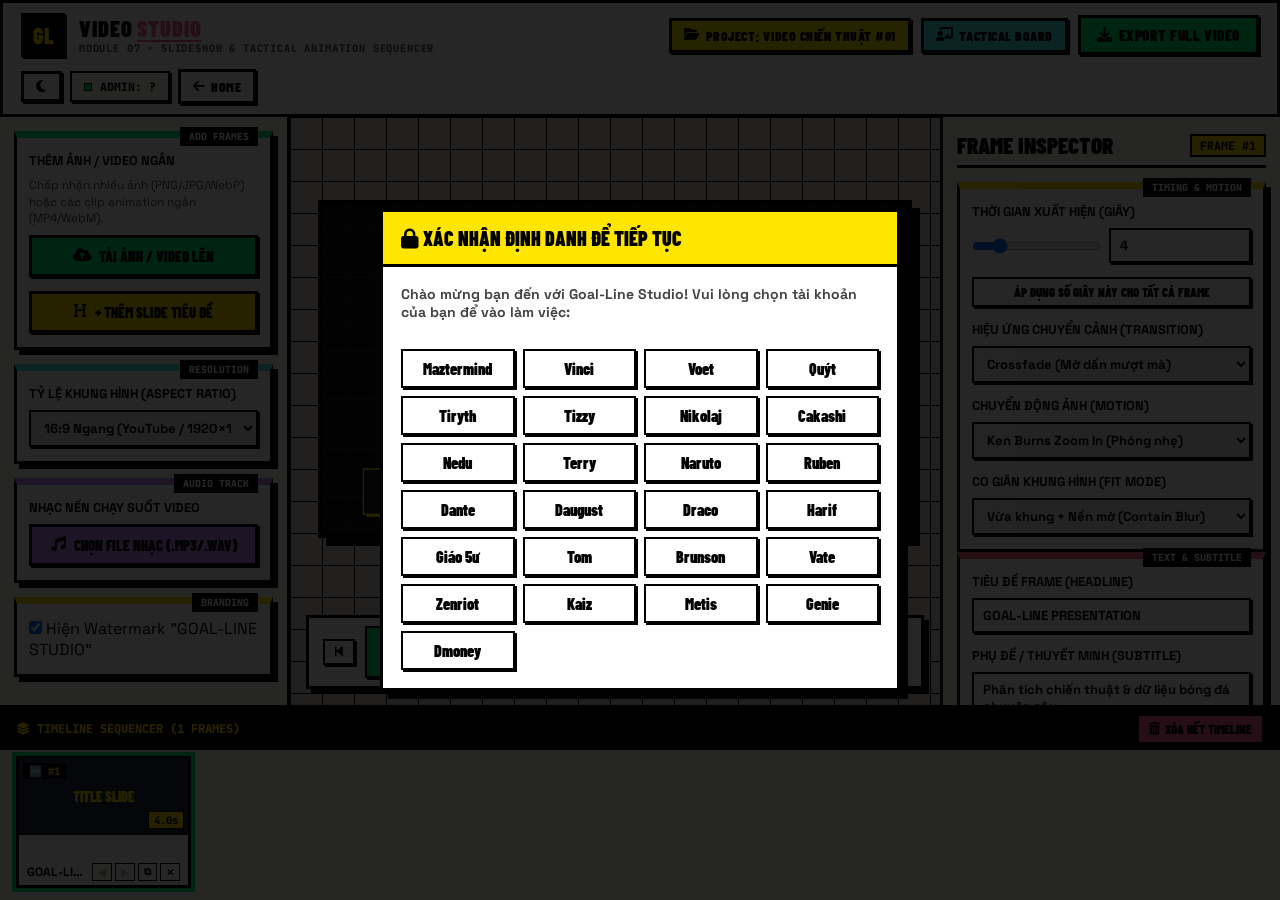
<file: video.html>
<!DOCTYPE html>
<html lang="vi">
<head>
    <meta charset="UTF-8" />
    <meta name="viewport" content="width=device-width, initial-scale=1.0, maximum-scale=1.0, user-scalable=no" />
    <title>Video Studio #07 | Goal-Line Studio</title>
    <link rel="icon" href="assets/img/GL_logo.jpg" type="image/icon type" />

    <link rel="preconnect" href="https://fonts.googleapis.com" />
    <link rel="preconnect" href="https://fonts.gstatic.com" crossorigin />
    <link href="https://fonts.googleapis.com/css2?family=Space+Grotesk:wght@500;700;900&family=Barlow+Condensed:wght@700;800;900&family=JetBrains+Mono:wght@700;800&display=swap" rel="stylesheet" />
    <link rel="stylesheet" href="https://cdnjs.cloudflare.com/ajax/libs/font-awesome/6.5.2/css/all.min.css" />
    <link rel="stylesheet" href="style.css" />
    <link rel="stylesheet" href="css/video.css" />
</head>
<body class="landing-body video-body">

    <!-- MODAL QUẢN LÝ DỰ ÁN VIDEO -->
    <div id="video-project-modal" class="neo-modal-overlay">
        <div class="neo-modal">
            <div class="modal-header">
                <h3><i class="fa-solid fa-film"></i> VIDEO STUDIO PROJECTS</h3>
                <button class="btn-modal-close" id="btn-close-vid-modal">&times;</button>
            </div>
            <div class="modal-body">
                <div class="form-group">
                    <label>TẠO DỰ ÁN VIDEO MỚI</label>
                    <div style="display:flex; gap:8px;">
                        <input type="text" id="new-vid-proj-name" placeholder="Nhập tên dự án video (VD: Tập 12 - Giải mã lối chơi Brighton)..." />
                        <button id="btn-create-vid-proj" class="btn-neo-back" style="background:var(--neo-green); color:#000; flex-shrink:0;">
                            <i class="fa-solid fa-plus"></i> TẠO MỚI
                        </button>
                    </div>
                </div>

                <div class="form-group">
                    <label>DỰ ÁN ĐÃ LƯU TRONG TRÌNH DUYỆT (INDEXEDDB)</label>
                    <div id="vid-projects-list" class="vid-projects-list"></div>
                </div>
            </div>
        </div>
    </div>

    <!-- TOP NAVIGATION -->
    <header class="top-nav">
        <div class="brand-badge">
            <a href="index.html" class="logo-box" style="text-decoration:none;">GL</a>
            <div class="brand-text">
                <span class="studio-title">VIDEO <em>STUDIO</em></span>
                <span class="system-tag">MODULE 07 • SLIDESHOW & TACTICAL ANIMATION SEQUENCER</span>
            </div>
        </div>

        <div class="vid-top-actions">
            <button id="btn-open-vid-projects" class="btn-neo-back" style="background:var(--neo-yellow); color:#000;">
                <i class="fa-solid fa-folder-open"></i>
                <span id="vid-active-proj-name">PROJECT: UNTITLED</span>
            </button>
            <a href="board.html" class="btn-neo-back" style="background:var(--neo-blue); color:#000;" title="Quay về Tactical Board để vẽ thêm sa bàn">
                <i class="fa-solid fa-chalkboard-user"></i> TACTICAL BOARD
            </a>
            <button id="btn-export-master" class="btn-neo-back" style="background:var(--neo-green); color:#000; font-size:0.95rem; padding:8px 16px;">
                <i class="fa-solid fa-download"></i> EXPORT FULL VIDEO
            </button>
        </div>

        <div class="header-status">
            <button class="btn-neo-back" onclick="toggleDarkMode()" title="Chuyển chế độ Sáng / Tối">
                <i class="fa-solid fa-moon" id="theme-toggle-icon"></i>
            </button>
            <div class="status-indicator">
                <span class="pulse-dot"></span>
                <span id="current-user-display">ADMIN: ?</span>
            </div>
            <a href="index.html" class="btn-neo-back">
                <i class="fa-solid fa-arrow-left"></i> HOME
            </a>
        </div>
    </header>

    <!-- MAIN WORKSPACE GRID -->
    <div class="video-workspace">

        <!-- 1. CỘT TRÁI: THÊM MEDIA, ĐỊNH DẠNG KHUNG HÌNH & NHẠC NỀN -->
        <aside class="vid-left-panel">
            <!-- NHẬP MEDIA -->
            <div class="neo-card card-green">
                <div class="card-badge">ADD FRAMES</div>
                <label class="section-label">Thêm Ảnh / Video Ngắn</label>
                <p class="small-note">Chấp nhận nhiều ảnh (PNG/JPG/WebP) hoặc các clip animation ngắn (MP4/WebM).</p>
                <button id="btn-upload-media" class="neo-btn-full btn-action-green">
                    <i class="fa-solid fa-cloud-arrow-up"></i> TẢI ẢNH / VIDEO LÊN
                </button>
                <input type="file" id="media-file-input" accept="image/*,video/*" multiple hidden />

                <button id="btn-add-title-card" class="neo-btn-full mt-2" style="background:var(--neo-yellow); color:#000;">
                    <i class="fa-solid fa-heading"></i> + THÊM SLIDE TIÊU ĐỀ
                </button>
            </div>

            <!-- KÍCH THƯỚC & TỶ LỆ KHUNG HÌNH -->
            <div class="neo-card card-blue">
                <div class="card-badge">RESOLUTION</div>
                <label class="section-label">Tỷ lệ Khung hình (Aspect Ratio)</label>
                <select id="aspect-preset" class="form-control neo-select">
                    <option value="1920x1080">16:9 Ngang (YouTube / 1920×1080)</option>
                    <option value="1080x1920">9:16 Dọc (TikTok / Reels / 1080×1920)</option>
                    <option value="1080x1080">1:1 Vuông (Facebook / 1080×1080)</option>
                    <option value="1080x1350">4:5 Dọc (Instagram / 1080×1350)</option>
                    <option value="custom">Tùy biến (Custom Width × Height)</option>
                </select>

                <div id="custom-res-row" class="custom-res-row mt-2" style="display:none;">
                    <input type="number" id="custom-width" class="form-control" value="1920" min="320" max="3840" placeholder="W" />
                    <span>×</span>
                    <input type="number" id="custom-height" class="form-control" value="1080" min="320" max="3840" placeholder="H" />
                </div>
            </div>

            <!-- NHẠC NỀN (BACKGROUND AUDIO) -->
            <div class="neo-card card-purple">
                <div class="card-badge">AUDIO TRACK</div>
                <label class="section-label">Nhạc Nền Chạy Suốt Video</label>
                <button id="btn-upload-audio" class="neo-btn-full" style="background:var(--neo-purple); color:#000;">
                    <i class="fa-solid fa-music"></i> CHỌN FILE NHẠC (.MP3/.WAV)
                </button>
                <input type="file" id="audio-file-input" accept="audio/*" hidden />

                <div id="audio-info-box" class="audio-info-box mt-2" style="display:none;">
                    <div class="audio-name-row">
                        <span id="audio-filename">track.mp3</span>
                        <button id="btn-remove-audio" title="Gỡ nhạc nền">&times;</button>
                    </div>
                    <div class="row-input mt-2">
                        <span class="small-label">Volume:</span>
                        <input type="range" id="audio-volume" min="0" max="1" step="0.05" value="0.6" style="flex:1;" />
                        <span id="audio-vol-label" class="small-label">60%</span>
                    </div>
                </div>
            </div>

            <!-- WATERMARK THƯƠNG HIỆU -->
            <div class="neo-card card-yellow">
                <div class="card-badge">BRANDING</div>
                <label class="checkbox-row">
                    <input type="checkbox" id="toggle-watermark" checked />
                    <span>Hiện Watermark "GOAL-LINE STUDIO"</span>
                </label>
            </div>
        </aside>

        <!-- 2. TRUNG TÂM: MÀN HÌNH PREVIEW CANVAS & THANH ĐIỀU KHIỂN PLAYBACK -->
        <main class="vid-center-stage">
            <div class="stage-canvas-wrap">
                <canvas id="video-canvas" width="1920" height="1080"></canvas>

                <!-- OVERLAY TIẾN TRÌNH RENDER KHI EXPORT -->
                <div id="export-progress-overlay" class="export-overlay" style="display:none;">
                    <div class="export-box">
                        <div class="export-spinner"><i class="fa-solid fa-compact-disc fa-spin"></i></div>
                        <h3 id="export-status-title">RENDERING FULL VIDEO...</h3>
                        <p id="export-status-desc">Đang ghép các frame và thu âm thanh...</p>
                        <div class="progress-bar-outer">
                            <div id="export-progress-fill" class="progress-bar-inner" style="width:0%;"></div>
                        </div>
                    </div>
                </div>
            </div>

            <!-- THANH PLAYBACK CONTROL -->
            <div class="playback-bar">
                <button id="btn-prev-frame" class="neo-btn-xs" title="Frame trước">
                    <i class="fa-solid fa-backward-step"></i>
                </button>
                <button id="btn-play-master" class="neo-btn-xs btn-action-green" style="padding:6px 16px; font-size:0.95rem;">
                    <i class="fa-solid fa-play"></i> PLAY PREVIEW
                </button>
                <button id="btn-next-frame" class="neo-btn-xs" title="Frame kế tiếp">
                    <i class="fa-solid fa-forward-step"></i>
                </button>

                <div class="timecode-box">
                    <span id="current-timecode">00:00.0</span>
                    <span>/</span>
                    <span id="total-timecode">00:00.0</span>
                </div>

                <input type="range" id="master-scrubber" class="master-scrubber" min="0" max="10" step="0.05" value="0" />

                <span id="vid-status-log" class="vid-status-pill">READY</span>
            </div>
        </main>

        <!-- 3. CỘT PHẢI: CHỈNH SỬA CHI TIẾT TỪNG FRAME (THỜI GIAN, TEXT, SUBTITLE, HIỆU ỨNG) -->
        <aside class="vid-right-panel">
            <div class="panel-header">
                <h3>FRAME INSPECTOR</h3>
                <span id="inspector-frame-badge" class="badge-tag">FRAME #1</span>
            </div>

            <div id="inspector-empty" class="inspector-empty" style="display:none;">
                Hãy chọn 1 Frame dưới thanh Timeline hoặc tải Ảnh/Video lên để chỉnh sửa.
            </div>

            <div id="inspector-controls" class="inspector-controls">
                <!-- THỜI LƯỢNG & HIỆU ỨNG CHUYỂN CẢNH -->
                <div class="neo-card card-yellow">
                    <div class="card-badge">TIMING & MOTION</div>
                    <label class="section-label">Thời gian xuất hiện (Giây)</label>
                    <div class="row-input">
                        <input type="range" id="frame-duration-range" class="range-slider" min="0.5" max="20" step="0.5" value="4" />
                        <input type="number" id="frame-duration-num" class="form-control num-input" min="0.5" max="60" step="0.5" value="4" />
                    </div>
                    <button id="btn-apply-duration-all" class="neo-btn-xs mt-2" style="width:100%; justify-content:center;">
                        ÁP DỤNG SỐ GIÂY NÀY CHO TẤT CẢ FRAME
                    </button>

                    <label class="section-label mt-2">Hiệu ứng chuyển cảnh (Transition)</label>
                    <select id="frame-transition" class="form-control neo-select">
                        <option value="fade">Crossfade (Mờ dần mượt mà)</option>
                        <option value="slide">Slide Left (Lướt ngang như Canva)</option>
                        <option value="wipe">Broadcast Wipe (Quét dọc thể thao)</option>
                        <option value="none">Cut (Chuyển trực tiếp)</option>
                    </select>

                    <label class="section-label mt-2">Chuyển động Ảnh (Motion)</label>
                    <select id="frame-motion" class="form-control neo-select">
                        <option value="kenburns-in">Ken Burns Zoom In (Phóng nhẹ)</option>
                        <option value="kenburns-out">Ken Burns Zoom Out (Thu nhẹ)</option>
                        <option value="none">Tĩnh (Static)</option>
                    </select>

                    <label class="section-label mt-2">Co giãn khung hình (Fit Mode)</label>
                    <select id="frame-fit" class="form-control neo-select">
                        <option value="contain">Vừa khung + Nền mờ (Contain Blur)</option>
                        <option value="cover">Lấp đầy khung (Cover Crop)</option>
                    </select>
                </div>

                <!-- CHÈN TIÊU ĐỀ & PHỤ ĐỀ (SUBTITLES) -->
                <div class="neo-card card-pink">
                    <div class="card-badge">TEXT & SUBTITLE</div>
                    <label class="section-label">Tiêu đề Frame (Headline)</label>
                    <input type="text" id="frame-title-input" class="form-control" placeholder="VD: BƯỚC 1: KHỐI PRESSING TẦM CAO" />

                    <label class="section-label mt-2">Phụ đề / Thuyết minh (Subtitle)</label>
                    <textarea id="frame-sub-input" class="form-control" rows="3" placeholder="Nhập vài dòng giải thích sẽ hiện bên dưới màn hình..."></textarea>

                    <div class="row-input mt-2">
                        <div style="flex:1;">
                            <label class="small-label">Vị trí chữ:</label>
                            <select id="frame-text-pos" class="form-control neo-select">
                                <option value="bottom">Đáy màn hình (Sub)</option>
                                <option value="top">Đầu màn hình</option>
                                <option value="center">Chính giữa (Banner)</option>
                            </select>
                        </div>
                        <div style="flex:1;">
                            <label class="small-label">Cỡ chữ:</label>
                            <select id="frame-text-size" class="form-control neo-select">
                                <option value="0.85">Nhỏ</option>
                                <option value="1.0" selected>Vừa chuẩn</option>
                                <option value="1.3">Lớn</option>
                            </select>
                        </div>
                    </div>

                    <div class="row-input mt-2">
                        <label class="small-label">Màu nền hộp chữ:</label>
                        <select id="frame-box-style" class="form-control neo-select">
                            <option value="neo-dark">Đen Neobrutal + Viền Vàng</option>
                            <option value="neo-yellow">Vàng Goal-Line + Chữ Đen</option>
                            <option value="clean-sub">Phụ đề phim trong suốt</option>
                        </select>
                    </div>
                </div>
            </div>
        </aside>

        <!-- 4. ĐÁY MÀN HÌNH: TIMELINE SEQUENCER (KÉO/SẮP XẾP THỨ TỰ CÁC FRAME) -->
        <section class="vid-timeline-bar">
            <div class="timeline-header">
                <span><i class="fa-solid fa-layer-group"></i> TIMELINE SEQUENCER (<span id="timeline-count">0</span> FRAMES)</span>
                <div class="timeline-quick-btns">
                    <button id="btn-clear-timeline" class="neo-btn-xs btn-action-pink">
                        <i class="fa-solid fa-trash-can"></i> XÓA HẾT TIMELINE
                    </button>
                </div>
            </div>
            <div id="timeline-track" class="timeline-track">
                <!-- Các thẻ Frame được render động tại đây -->
            </div>
        </section>

    </div>

    <script type="module" src="js/video/video.js"></script>
    <script src="js/identity.js"></script>
</body>
</html>
</file>
<file: style.css>
/* ==============================================================================
   GOAL-LINE STUDIO - GLOBAL CORE DESIGN SYSTEM (style.css)
   Dùng chung cho toàn bộ: index.html, stack.html, schedule.html, writer.html...
   ============================================================================== */

/* 1. TYPOGRAPHY & FONT IMPORTS */
@font-face {
  font-family: "Albula";
  src: url("assets/fonts/AlbulaProBold.otf?v=1") format("opentype");
  font-weight: bold;
  font-style: normal;
}

@font-face {
  font-family: "Seriguela";
  src: url("assets/fonts/Seriguela-Black.otf") format("opentype");
  font-weight: normal;
  font-style: normal;
}

/* 2. DESIGN TOKENS (NEOBRUTALISM VARIABLES) */
:root {
  --neo-black: #000000;
  --neo-white: #ffffff;
  --neo-bg: #fffdf5;
  --neo-card-bg: #ffffff;
  --neo-border-w: 3px;

  /* Palette */
  --neo-yellow: #ffe600;
  --neo-pink: #ff608b;
  --neo-blue: #4deeea;
  --neo-green: #00f076;
  --neo-orange: #ff944d;
  --neo-purple: #c084fc;

  /* Hard Shadows */
  --neo-shadow-sm: 2px 2px 0px var(--neo-black);
  --neo-shadow: 5px 5px 0px var(--neo-black);
  --neo-shadow-lg: 8px 8px 0px var(--neo-black);
  --neo-shadow-hover: 9px 9px 0px var(--neo-black);
  --neo-shadow-active: 2px 2px 0px var(--neo-black);

  /* Fonts */
  --font-main: 'Space Grotesk', system-ui, -apple-system, sans-serif;
  --font-cond: 'Barlow Condensed', sans-serif;
  --font-mono: 'JetBrains Mono', monospace;
}

/* 3. RESET & BASE */
*, *::before, *::after {
  box-sizing: border-box;
  margin: 0;
  padding: 0;
  -webkit-font-smoothing: antialiased;
}

html, body {
  min-height: 100vh;
  background-color: var(--neo-bg);
  color: var(--neo-black);
  font-family: var(--font-main);
  overflow-x: hidden;
}

.fa, .fas, .far, .fa-solid, .fa-regular, .fa-brands {
  font-family: "Font Awesome 6 Free" !important;
}
.fa-solid { font-weight: 900 !important; }

/* 4. KHUNG LƯỚI NỀN CARO & CONTAINER FLOATING (TOÀN HỆ THỐNG DÙNG CHUNG) */
.landing-body {
  background-color: var(--neo-bg);
  background-image: 
    linear-gradient(var(--neo-black) 1px, transparent 1px),
    linear-gradient(90deg, var(--neo-black) 1px, transparent 1px);
  background-size: 36px 36px;
  background-position: -1px -1px;
}

/* Container ôm giữa tạo cảm giác float, không bị bè toàn màn hình */
.landing-wrapper,
.schedule-app-container {
  max-width: 1320px;
  margin: 0 auto;
  padding: 24px 20px 48px;
  min-height: 100vh;
  display: flex;
  flex-direction: column;
}

/* 5. TOP NAVIGATION CHUNG */
.top-nav {
  display: flex;
  justify-content: space-between;
  align-items: center;
  background: var(--neo-white);
  border: var(--neo-border-w) solid var(--neo-black);
  box-shadow: var(--neo-shadow);
  padding: 12px 20px;
  margin-bottom: 32px;
  flex-wrap: wrap;
  gap: 12px;
}

.brand-badge {
  display: flex;
  align-items: center;
  gap: 14px;
}

.logo-box {
  width: 44px;
  height: 44px;
  background: var(--neo-black);
  color: var(--neo-yellow);
  font-family: var(--font-cond);
  font-weight: 900;
  font-size: 22px;
  display: flex;
  align-items: center;
  justify-content: center;
  border: 2.5px solid var(--neo-black);
  box-shadow: var(--neo-shadow-sm);
  text-decoration: none;
}

.brand-text {
  display: flex;
  flex-direction: column;
}

.studio-title {
  font-family: var(--font-cond);
  font-weight: 900;
  font-size: 1.4rem;
  letter-spacing: 0.04em;
  text-transform: uppercase;
}

.studio-title em {
  font-style: normal;
  color: var(--neo-pink);
  text-decoration: underline;
  text-underline-offset: 3px;
}

.system-tag {
  font-family: var(--font-mono);
  font-size: 0.65rem;
  font-weight: 800;
  color: #555;
  letter-spacing: 0.08em;
}

.header-status {
  display: flex;
  align-items: center;
  flex-wrap: wrap;
  gap: 8px;
}

.status-indicator {
  display: flex;
  align-items: center;
  gap: 8px;
  background: var(--neo-bg);
  border: 2px solid var(--neo-black);
  padding: 6px 12px;
  font-family: var(--font-mono);
  font-weight: 800;
  font-size: 0.72rem;
  box-shadow: var(--neo-shadow-sm);
}

.pulse-dot {
  width: 8px;
  height: 8px;
  background: var(--neo-green);
  border: 1.5px solid var(--neo-black);
}

.pill-badge {
  background: var(--neo-yellow);
  border: 2px solid var(--neo-black);
  box-shadow: var(--neo-shadow-sm);
  padding: 6px 12px;
  font-family: var(--font-cond);
  font-weight: 900;
  font-size: 0.85rem;
  letter-spacing: 0.05em;
}

.btn-neo-back {
  background: var(--neo-white, #ffffff);
  color: var(--neo-black, #000000);
  padding: 6px 12px;
  font-family: var(--font-cond, 'Barlow Condensed', sans-serif);
  font-weight: 900;
  font-size: 0.85rem;
  letter-spacing: 0.04em;
  text-decoration: none;
  border: var(--neo-border-w, 3px) solid var(--neo-black, #000000);
  box-shadow: var(--neo-shadow-sm, 2px 2px 0 #000000);
  display: inline-flex;
  align-items: center;
  gap: 6px;
  cursor: pointer;
  transition: all 0.12s ease;
  outline: none;
}

.btn-neo-back:hover {
  background: var(--neo-yellow, #ffe600);
  color: var(--neo-black, #000000);
  transform: translate(-2px, -2px);
  box-shadow: var(--neo-shadow, 4px 4px 0 #000000);
}

.btn-neo-back:active {
  transform: translate(1px, 1px);
  box-shadow: 1px 1px 0 var(--neo-black, #000000);
}

/* 6. MODAL SYSTEM CHUNG */
.neo-modal-overlay {
  position: fixed;
  inset: 0;
  background: rgba(0, 0, 0, 0.7);
  display: none;
  align-items: center;
  justify-content: center;
  z-index: 999;
  padding: 16px;
  overflow-y: auto;
}

.neo-modal-overlay.active {
  display: flex;
}

.neo-modal {
  background: var(--neo-white);
  border: var(--neo-border-w) solid var(--neo-black);
  box-shadow: var(--neo-shadow-lg);
  width: 100%;
  max-width: 650px;
  max-height: 90vh;
  display: flex;
  flex-direction: column;
  overflow: hidden;
}

.modal-header {
  background: var(--neo-yellow);
  border-bottom: var(--neo-border-w) solid var(--neo-black);
  padding: 16px 20px;
  display: flex;
  justify-content: space-between;
  align-items: center;
  flex-shrink: 0;
}

.modal-header h3 {
  font-family: var(--font-cond);
  font-weight: 900;
  font-size: 1.4rem;
  margin: 0;
}

.btn-modal-close {
  background: none;
  border: none;
  font-size: 1.8rem;
  cursor: pointer;
  font-weight: 900;
  line-height: 1;
}

.modal-body {
  padding: 20px;
  display: flex;
  flex-direction: column;
  gap: 14px;
  overflow-y: auto;
  flex: 1;
}

.form-row {
  display: grid;
  grid-template-columns: 1fr 1fr;
  gap: 14px;
}

.form-group label {
  display: block;
  font-family: var(--font-mono);
  font-size: 0.75rem;
  font-weight: 800;
  margin-bottom: 6px;
}

.form-group input, 
.form-group textarea, 
.form-group select {
  width: 100%;
  padding: 10px;
  border: 2px solid var(--neo-black);
  font-family: var(--font-main);
  font-size: 0.88rem;
  outline: none;
  box-sizing: border-box;
}

.form-group input:focus, 
.form-group textarea:focus {
  background: #fffcee;
}

.neo-modal textarea {
  min-height: 220px !important;
  max-height: 480px;
  resize: vertical;
  line-height: 1.6;
}

.btn-neo-submit {
  width: 100%;
  background: var(--neo-black);
  color: var(--neo-white);
  border: var(--neo-border-w) solid var(--neo-black);
  padding: 14px;
  font-family: var(--font-cond);
  font-weight: 900;
  font-size: 1.15rem;
  cursor: pointer;
  box-shadow: var(--neo-shadow);
  margin-top: 10px;
  transition: all 0.1s;
}

.btn-neo-submit:hover {
  background: var(--neo-green);
  color: var(--neo-black);
  box-shadow: var(--neo-shadow-hover);
}

/* ==============================================================================
   7. MIDNIGHT STEALTH DARK MODE (ĐỒNG BỘ CHUẨN XÁM ĐEN CHILL CHO TOÀN BỘ APP)
   ============================================================================== */
body.dark-mode {
  --neo-bg: #101114;
  --neo-card-bg: #18191f;
  --neo-white: #18191f;
  --neo-black: #e2e4e9;
  background-color: #101114 !important;
  color: #d1d5db !important;
}

/* Lưới caro đêm dịu */
body.dark-mode.landing-body {
  background-color: #101114 !important;
  background-image: 
    linear-gradient(#1e2027 1px, transparent 1px),
    linear-gradient(90deg, #1e2027 1px, transparent 1px) !important;
}

/* Container, Card, Header: Nền xám than, đổ bóng đen tuyền */
body.dark-mode .top-nav,
body.dark-mode .hero-content,
body.dark-mode .tool-card,
body.dark-mode .roster-banner,
body.dark-mode .landing-footer,
body.dark-mode .schedule-card,
body.dark-mode .schedule-week-bar,
body.dark-mode .stack-table-container,
body.dark-mode .neo-modal {
  background: #18191f !important;
  color: #e2e4e9 !important;
  border-color: #333640 !important;
  box-shadow: 4px 4px 0px #000000 !important;
}

/* Text tiêu đề ngà trắng, phụ đề xám nhạt */
body.dark-mode h1, body.dark-mode h2, body.dark-mode h3,
body.dark-mode .studio-title, body.dark-mode .card-title,
body.dark-mode .banner-title, body.dark-mode .post-clickable-title {
  color: #f3f4f6 !important;
}
body.dark-mode p, body.dark-mode .hero-sub, body.dark-mode .card-desc,
body.dark-mode .banner-desc, body.dark-mode .system-tag {
  color: #9ca3af !important;
}

/* Buttons trên Header & Filter tabs */
body.dark-mode .btn-neo-back,
body.dark-mode .status-indicator,
body.dark-mode .pill-badge,
body.dark-mode .btn-team-tab,
body.dark-mode .btn-week-toggle,
body.dark-mode .filter-btn,
body.dark-mode .task-filter-btn {
  background: #20222a !important;
  color: #d1d5db !important;
  border-color: #383b45 !important;
  box-shadow: 2px 2px 0px #000000 !important;
}

body.dark-mode .btn-team-tab.active,
body.dark-mode .btn-week-toggle.active,
body.dark-mode .filter-btn.active,
body.dark-mode .task-filter-btn.active {
  background: var(--neo-yellow) !important;
  color: #000000 !important;
  border-color: #000000 !important;
}

/* ==================================================
   KHÓA CHẾT Ô LOGO GL TRÊN HEADER: NỀN ĐEN CHỮ VÀNG
   ================================================== */
body.dark-mode .logo-box {
  background: #000000 !important;
  color: var(--neo-yellow, #ffe600) !important;
  border: 2px solid #383b45 !important;
  box-shadow: 2px 2px 0px #000000 !important;
}
</file>
<file: css/index.css>
/* 1. TICKER TỰ ĐỘNG CHẠY */
.neo-ticker {
  background: var(--neo-black);
  color: var(--neo-yellow);
  font-family: var(--font-mono);
  font-weight: 800;
  font-size: 0.75rem;
  padding: 6px 0;
  border-bottom: var(--neo-border-w) solid var(--neo-black);
  overflow: hidden;
  white-space: nowrap;
}

.ticker-track {
  display: inline-flex;
  gap: 20px;
  animation: ticker-slide 28s linear infinite;
}

@keyframes ticker-slide {
  from { transform: translateX(0); }
  to { transform: translateX(-50%); }
}

/* 2. HERO SECTION */
.hero-section {
  margin-bottom: 32px;
}

.hero-content {
  background: var(--neo-white);
  border: var(--neo-border-w) solid var(--neo-black);
  box-shadow: var(--neo-shadow-lg);
  padding: 36px 32px;
  position: relative;
}

.tag-label {
  display: inline-block;
  background: var(--neo-black);
  color: var(--neo-white);
  font-family: var(--font-mono);
  font-size: 0.7rem;
  font-weight: 900;
  padding: 3px 10px;
  margin-bottom: 12px;
  letter-spacing: 0.08em;
}

.hero-headline {
  font-family: var(--font-cond);
  font-size: 3.8rem;
  font-weight: 900;
  line-height: 0.95;
  letter-spacing: -0.02em;
  margin-bottom: 12px;
}

.dot-accent {
  color: var(--neo-pink);
}

.hero-sub {
  font-size: 1.05rem;
  font-weight: 600;
  color: #333;
  max-width: 680px;
}

/* 3. TOOL CARDS GRID */
.tool-grid {
  display: grid;
  grid-template-columns: repeat(3, 1fr);
  gap: 28px;
  margin-bottom: 36px;
}

.tool-card {
  background: var(--neo-card-bg);
  border: var(--neo-border-w) solid var(--neo-black);
  box-shadow: var(--neo-shadow);
  padding: 24px;
  text-decoration: none;
  color: var(--neo-black);
  display: flex;
  flex-direction: column;
  position: relative;
  transition: all 0.12s cubic-bezier(0.4, 0, 0.2, 1);
}

.tool-card:hover {
  transform: translate(-4px, -4px);
  box-shadow: var(--neo-shadow-hover);
}

.tool-card:active {
  transform: translate(2px, 2px);
  box-shadow: var(--neo-shadow-active);
}

.card-top {
  display: flex;
  justify-content: space-between;
  align-items: center;
  margin-bottom: 18px;
}

.card-num {
  font-family: var(--font-mono);
  font-size: 1.2rem;
  font-weight: 900;
  background: var(--neo-black);
  color: var(--neo-white);
  padding: 2px 8px;
}

.card-tag {
  font-family: var(--font-mono);
  font-size: 0.65rem;
  font-weight: 900;
  border: 1.5px solid var(--neo-black);
  padding: 3px 8px;
  background: var(--neo-white);
  box-shadow: var(--neo-shadow-sm);
  letter-spacing: 0.05em;
}

.card-icon-box {
  width: 72px;
  height: 72px;
  border: var(--neo-border-w) solid var(--neo-black);
  box-shadow: var(--neo-shadow-sm);
  display: flex;
  align-items: center;
  justify-content: center;
  font-size: 2.2rem;
  margin-bottom: 20px;
}

.card-yellow .card-icon-box { background: var(--neo-yellow); }
.card-yellow { border-top: 10px solid var(--neo-yellow); }

.card-blue .card-icon-box { background: var(--neo-blue); }
.card-blue { border-top: 10px solid var(--neo-blue); }

.card-purple .card-icon-box { background: var(--neo-purple); }
.card-purple { border-top: 10px solid var(--neo-purple); }

.card-orange .card-icon-box { background: var(--neo-orange); }
.card-orange { border-top: 10px solid var(--neo-orange); }

.card-green .card-icon-box { background: var(--neo-green); }
.card-green { border-top: 10px solid var(--neo-green); }

.card-pink .card-icon-box { background: var(--neo-pink); }
.card-pink { border-top: 10px solid var(--neo-pink); }

.card-cyan { border-top: 10px solid #00f0ff !important; }

.card-body {
  flex-grow: 1;
  margin-bottom: 24px;
}

.card-title {
  font-family: var(--font-cond);
  font-size: 1.8rem;
  font-weight: 900;
  line-height: 1.05;
  letter-spacing: 0.02em;
  margin-bottom: 10px;
}

.card-desc {
  font-size: 0.88rem;
  font-weight: 600;
  line-height: 1.5;
  color: #333;
}

.card-footer-btn {
  background: var(--neo-black);
  color: var(--neo-white);
  padding: 12px 16px;
  border: 2px solid var(--neo-black);
  display: flex;
  align-items: center;
  justify-content: space-between;
  font-family: var(--font-cond);
  font-weight: 900;
  font-size: 1.05rem;
  letter-spacing: 0.06em;
  transition: all 0.12s;
}

.tool-card:hover .card-footer-btn {
  background: var(--neo-yellow);
  color: var(--neo-black);
  box-shadow: 3px 3px 0 var(--neo-black);
}

/* 4. ROSTER BANNER */
.roster-showcase-section {
  margin-bottom: 36px;
}

.roster-banner {
  background: var(--neo-card-bg);
  border: var(--neo-border-w) solid var(--neo-black);
  box-shadow: var(--neo-shadow-lg);
  padding: 28px 32px;
  position: relative;
  display: flex;
  flex-direction: column;
  gap: 20px;
}

.banner-badge-strip {
  display: flex;
  justify-content: space-between;
  align-items: center;
}

.banner-tag {
  background: var(--neo-black);
  color: var(--neo-yellow);
  font-family: var(--font-mono);
  font-size: 0.75rem;
  font-weight: 900;
  padding: 4px 10px;
  letter-spacing: 0.08em;
  display: flex;
  align-items: center;
  gap: 6px;
}

.banner-status-tag {
  font-family: var(--font-mono);
  font-size: 0.72rem;
  font-weight: 800;
  border: 2px solid var(--neo-black);
  background: var(--neo-green);
  padding: 3px 8px;
  box-shadow: var(--neo-shadow-sm);
}

.banner-content {
  display: flex;
  justify-content: space-between;
  align-items: center;
  gap: 30px;
}

.banner-text {
  flex: 1;
}

.sub-lead {
  font-family: var(--font-mono);
  font-size: 0.75rem;
  font-weight: 800;
  color: #555;
  letter-spacing: 0.1em;
  display: block;
  margin-bottom: 4px;
}

.banner-title {
  font-family: var(--font-cond);
  font-size: 3rem;
  font-weight: 900;
  line-height: 1;
  letter-spacing: -0.01em;
  margin-bottom: 10px;
}

.banner-desc {
  font-size: 0.95rem;
  font-weight: 600;
  color: #333;
  line-height: 1.5;
  max-width: 680px;
}

.banner-action-wrap {
  flex-shrink: 0;
}

.btn-launch-roster {
  background: var(--neo-black);
  color: var(--neo-white);
  padding: 16px 26px;
  border: var(--neo-border-w) solid var(--neo-black);
  box-shadow: var(--neo-shadow);
  display: inline-flex;
  align-items: center;
  gap: 12px;
  font-family: var(--font-cond);
  font-weight: 900;
  font-size: 1.25rem;
  letter-spacing: 0.05em;
  text-decoration: none;
  transition: all 0.12s;
}

.btn-launch-roster:hover {
  background: var(--neo-yellow);
  color: var(--neo-black);
  transform: translate(-3px, -3px);
  box-shadow: var(--neo-shadow-hover);
}

.banner-footer-stats {
  display: flex;
  flex-wrap: wrap;
  gap: 12px;
  border-top: 2px dashed var(--neo-black);
  padding-top: 16px;
}

.stat-pill {
  background: var(--neo-bg);
  border: 2px solid var(--neo-black);
  box-shadow: var(--neo-shadow-sm);
  padding: 4px 10px;
  font-family: var(--font-mono);
  font-size: 0.75rem;
  font-weight: 700;
}

.stat-pill.highlight {
  background: var(--neo-yellow);
}

.pill-label {
  color: #666;
  margin-right: 4px;
}

/* 5. FOOTER */
.landing-footer {
  margin-top: auto;
  background: var(--neo-white);
  border: var(--neo-border-w) solid var(--neo-black);
  box-shadow: var(--neo-shadow);
  padding: 14px 20px;
  display: flex;
  justify-content: space-between;
  align-items: center;
  font-family: var(--font-mono);
  font-size: 0.75rem;
  font-weight: 800;
}

.footer-dim {
  color: #666;
  margin-left: 8px;
}

/* 6. RESPONSIVE */
@media screen and (max-width: 992px) {
  .tool-grid {
    grid-template-columns: 1fr;
    gap: 20px;
  }
  .hero-headline {
    font-size: 2.8rem;
  }
  .banner-content {
    flex-direction: column;
    align-items: flex-start;
  }
  .btn-launch-roster {
    width: 100%;
    justify-content: center;
  }
  .landing-footer {
    flex-direction: column;
    gap: 10px;
    text-align: center;
  }
}

/* ==================================================
   INDEX / LANDING DARK MODE FIX (CHILL & DỊU MẮT)
   ================================================== */

/* 1. GIỮ NGUYÊN TICKER BAR ĐEN NỀN VÀNG CHỮ BẤT KỂ SÁNG / TỐI */
.neo-ticker {
  background: #000000 !important;
  color: var(--neo-yellow, #ffe600) !important;
  border-bottom: 2px solid #27272a !important;
}

/* 2. ICON BÊN TRONG CÁC Ô MODULE PHẢI LUÔN LÀ MÀU ĐEN (KHÔNG BỊ TRẮNG LÓA) */
.tool-card .card-icon-box i {
  color: #000000 !important;
}

/* 3. NÚT CTA ĐÁY CARD (ACCESS STACK, VIEW SCHEDULE, OPEN WORKSPACE) */
body.dark-mode .card-footer-btn {
  background: #20222a !important;        /* Màu đen than chì như nút header */
  color: #d1d5db !important;             /* Chữ xám ngà dịu mắt */
  border: 2px solid #383b45 !important;  /* Viền xám nòng súng tinh tế */
  box-shadow: 2px 2px 0px #000000 !important;
  transition: all 0.15s ease;
}

body.dark-mode .tool-card:hover .card-footer-btn {
  background: #2a2c36 !important;        /* Hover sáng nhẹ, giữ nguyên độ chill */
  color: #ffffff !important;
  border-color: #4f5361 !important;
  box-shadow: 3px 3px 0px #000000 !important;
  transform: translate(-1px, -1px);
}

/* ==============================================================================
   FIX ĐỘ TƯƠNG PHẢN BANNER ROSTER TRANG INDEX (css/index.css)
   Khử sạch nền trắng chói, chữ rõ nét 100%, đồng bộ phong cách Stealth
   ============================================================================== */

/* 1. TAG 'SQUAD DIRECTORY': Khóa chặt nền đen, chữ vàng rực rỡ, không bị nền trắng */
body.dark-mode .banner-tag {
  background: #000000 !important;
  color: var(--neo-yellow, #ffe600) !important;
  border: 1.5px solid #383b45 !important;
  box-shadow: 2px 2px 0px #000000 !important;
}

/* 2. TAG '44 CREATORS ENLISTED': Hạ tông xanh rêu trầm, chữ xanh ngọc dịu mắt */
body.dark-mode .banner-status-tag {
  background: #064e3b !important;        /* Nền xanh rêu tối */
  color: #34d399 !important;             /* Chữ xanh bạc hà sáng */
  border: 1.5px solid #059669 !important;
  box-shadow: 2px 2px 0px #000000 !important;
}

/* 3. NÚT 'EXPLORE ROSTER': Chuyển từ tảng trắng toát sang đen than chì như nút Header */
body.dark-mode .btn-launch-roster {
  background: #20222a !important;        /* Nền than chì lì */
  color: #f3f4f6 !important;             /* Chữ xám sáng */
  border: 2px solid #383b45 !important;  /* Viền xám nòng súng */
  box-shadow: 3px 3px 0px #000000 !important;
}

body.dark-mode .btn-launch-roster:hover {
  background: #282a36 !important;
  border-color: #52576b !important;
  color: var(--neo-yellow) !important;   /* Hover ánh vàng thương hiệu */
  transform: translate(-1px, -1px);
}

/* 4. CÁC PILL THỐNG KÊ (MANAGEMENT, PRODUCTION, HUBS): Nền than chì, chữ số rõ nét */
body.dark-mode .stat-pill {
  background: #14151a !important;
  border: 1.5px solid #383b45 !important;
  box-shadow: 1px 1px 0px #000000 !important;
  color: #94a3b8 !important;
}

body.dark-mode .stat-pill strong {
  color: #f3f4f6 !important;              /* Con số màu trắng rõ ràng */
}

/* 5. ĐẶC TRỊ PILL 'GENERATIONS: 0 -> 9' (HẾT BỊ TRẮNG TRÊN VÀNG) */
body.dark-mode .stat-pill.highlight {
  background: #252319 !important;         /* Nền hổ phách than chì trầm */
  border: 1.5px solid #ca8a04 !important; /* Viền vàng ấm tinh tế */
  color: #fef08a !important;
}

body.dark-mode .stat-pill.highlight strong {
  color: #fef08a !important;              /* Con số 0 -> 9 đổi sang vàng ấm đọc cực rõ */
}

body.dark-mode .pill-label {
  color: #94a3af !important;
}
</file>
<file: css/reader.css>
/* ==================================================
   THE ATHLETIC READER STYLES (css/reader.css)
   ================================================== */
.reader-body {
  height: 100vh;
  overflow: hidden;
}

.reader-top-nav {
  margin-bottom: 0 !important;
  border-bottom: var(--neo-border-w) solid var(--neo-black);
}

.app {
  display: grid;
  grid-template-rows: auto 56px 1fr;
  height: 100vh;
  width: 100vw;
  overflow: hidden;
}

.workspace {
  display: block;
  position: relative;
  width: 100%;
  height: 100%;
  overflow: hidden;
  background: var(--neo-bg);
}

/* ---------------- TOOLBAR ---------------- */
.toolbar {
  background: var(--neo-white);
  border-bottom: var(--neo-border-w) solid var(--neo-black);
  padding: 0 16px;
  display: flex;
  align-items: center;
  gap: 10px;
  z-index: 90;
}

.url-wrap {
  flex: 1;
  display: flex;
  align-items: center;
  border: var(--neo-border-w) solid var(--neo-black);
  background: var(--neo-bg);
  box-shadow: var(--neo-shadow-sm);
}

.url-icon {
  background: var(--neo-black);
  color: var(--neo-yellow);
  padding: 8px 12px;
  font-family: var(--font-mono);
  font-weight: 900;
  font-size: 12px;
}

.url-wrap input {
  flex: 1;
  border: none;
  background: transparent;
  padding: 8px 12px;
  font-family: var(--font-mono);
  font-size: 13px;
  font-weight: 700;
  color: var(--neo-black);
  outline: none;
}

.btn-neo {
  display: inline-flex;
  align-items: center;
  justify-content: center;
  gap: 6px;
  border: var(--neo-border-w) solid var(--neo-black);
  background: var(--neo-white);
  box-shadow: var(--neo-shadow);
  color: var(--neo-black);
  font-family: var(--font-cond);
  font-weight: 900;
  font-size: 14px;
  letter-spacing: 0.05em;
  padding: 7px 14px;
  cursor: pointer;
  transition: transform 0.1s, box-shadow 0.1s;
}

.btn-neo:hover {
  transform: translate(-2px, -2px);
  box-shadow: var(--neo-shadow-hover);
}

.btn-neo:disabled {
  background: #e5e5e5 !important;
  color: #888 !important;
  box-shadow: none !important;
  cursor: not-allowed;
  opacity: 0.65;
}

.btn-primary { background: var(--neo-green); }
.btn-vi { background: var(--neo-blue); }
.btn-vi.active { background: var(--neo-pink); color: #fff; }
.btn-ghost { background: var(--neo-white); }
.sep { width: var(--neo-border-w); height: 26px; background: var(--neo-black); }
.hidden { display: none !important; }

/* ---------------- CONTENT AREA ---------------- */
.content-area {
  position: relative;
  overflow: hidden;
  width: 100%;
  height: 100%;
  background: #ded8cb;
  background-image: 
    linear-gradient(var(--neo-black) 1px, transparent 1px),
    linear-gradient(90deg, var(--neo-black) 1px, transparent 1px);
  background-size: 30px 30px;
  background-position: -1px -1px;
}

/* ---------------- EMPTY STATE ---------------- */
.empty-state {
  display: flex;
  flex-direction: column;
  align-items: center;
  justify-content: center;
  height: 100%;
  padding: 24px;
}

.empty-box {
  background: var(--neo-white);
  border: var(--neo-border-w) solid var(--neo-black);
  box-shadow: var(--neo-shadow-lg);
  padding: 32px 36px;
  max-width: 540px;
  width: 100%;
  text-align: center;
}

.empty-icon { font-size: 40px; margin-bottom: 12px; }
.empty-title {
  font-family: var(--font-cond);
  font-size: 26px;
  font-weight: 900;
  text-transform: uppercase;
  margin-bottom: 8px;
}

.kbd {
  background: var(--neo-yellow);
  border: 2px solid var(--neo-black);
  box-shadow: 2px 2px 0px var(--neo-black);
  padding: 2px 6px;
  font-family: var(--font-mono);
  font-weight: 800;
}

#viewerFrame {
  width: 100%;
  height: 100%;
  border: none;
  display: none;
  background: #fff;
}
#viewerFrame.on { display: block; }

/* ---------------- LOADING OVERLAY ---------------- */
.loading-overlay {
  display: none;
  position: absolute;
  inset: 0;
  background: rgba(255, 253, 245, 0.94);
  z-index: 50;
  align-items: center;
  justify-content: center;
  flex-direction: column;
  gap: 16px;
}
.loading-overlay.on { display: flex; }

.neo-spinner {
  width: 48px; height: 48px;
  border: 6px solid var(--neo-black);
  border-top-color: var(--neo-yellow);
  box-shadow: var(--neo-shadow);
  animation: neo-spin 0.6s linear infinite;
}
@keyframes neo-spin { to { transform: rotate(360deg); } }

.loading-text {
  font-family: var(--font-cond);
  font-weight: 900;
  font-size: 18px;
  background: var(--neo-black);
  color: #fff;
  padding: 4px 12px;
}

/* ---------------- TRANSLATION PANEL ---------------- */
.trans-panel {
  display: none;
  position: absolute;
  inset: 0;
  background: var(--neo-bg);
  overflow-y: auto;
  z-index: 40;
}
.trans-panel.on { display: block; }

.trans-inner {
  max-width: 820px;
  margin: 30px auto;
  background: var(--neo-white);
  border: var(--neo-border-w) solid var(--neo-black);
  box-shadow: var(--neo-shadow-lg);
  padding: 40px;
}

.trans-bar {
  display: flex;
  align-items: center;
  gap: 12px;
  margin-bottom: 24px;
  padding-bottom: 14px;
  border-bottom: var(--neo-border-w) solid var(--neo-black);
}

.badge-gemini {
  background: var(--neo-purple);
  color: var(--neo-black);
  border: 2px solid var(--neo-black);
  box-shadow: 2px 2px 0 var(--neo-black);
  font-family: var(--font-mono);
  font-weight: 900;
  font-size: 11px;
  padding: 4px 8px;
}

.trans-bar-title {
  font-family: var(--font-cond);
  font-size: 18px;
  font-weight: 900;
}

.trans-content {
  font-family: var(--font-main);
  font-size: 16px;
  line-height: 1.8;
  color: #111;
}

.trans-content h1 {
  font-size: 2.2rem;
  font-weight: 900;
  text-transform: uppercase;
  margin-bottom: 24px;
  background: var(--neo-yellow);
  border: var(--neo-border-w) solid var(--neo-black);
  box-shadow: 6px 6px 0px var(--neo-black);
  padding: 16px 20px;
}

.trans-content p {
  margin-bottom: 18px;
  font-size: 1.15rem;
  line-height: 1.8;
}

.trans-content img {
  border: var(--neo-border-w) solid var(--neo-black);
  box-shadow: 6px 6px 0px var(--neo-black);
  width: 100% !important;
  max-width: 100% !important;
  height: auto !important;
  margin: 24px auto;
  display: block;
}

/* ---------------- SETTINGS DIALOG ---------------- */
.backdrop {
  display: none;
  position: fixed; inset: 0;
  background: rgba(0,0,0,0.6);
  z-index: 200;
}
.backdrop.on { display: block; }

.sp {
  position: fixed; top: 0; right: 0;
  width: min(440px, 100vw); height: 100vh;
  background: var(--neo-white);
  border-left: var(--neo-border-w) solid var(--neo-black);
  z-index: 201;
  display: flex; flex-direction: column;
  transform: translateX(100%);
  transition: transform 200ms cubic-bezier(0.4, 0, 0.2, 1);
  overflow-y: auto;
}
.sp.on { transform: translateX(0); }

.sp-hdr {
  display: flex; align-items: center; justify-content: space-between;
  padding: 16px 20px;
  background: var(--neo-yellow);
  border-bottom: var(--neo-border-w) solid var(--neo-black);
}

.sp-title {
  font-family: var(--font-cond);
  font-size: 20px;
  font-weight: 900;
}

.btn-x {
  background: var(--neo-black);
  color: #fff;
  border: 2px solid var(--neo-black);
  font-size: 16px; font-weight: 900;
  cursor: pointer; padding: 2px 8px;
}

.sp-body {
  padding: 20px;
  display: flex; flex-direction: column; gap: 16px;
}

.neo-input {
  width: 100%;
  border: var(--neo-border-w) solid var(--neo-black);
  background: var(--neo-bg);
  box-shadow: var(--neo-shadow-sm);
  padding: 10px 12px;
  font-family: var(--font-mono);
  font-weight: 700;
  font-size: 13px;
  outline: none;
}

.field { display: flex; flex-direction: column; gap: 6px; }
.field-label {
  font-family: var(--font-cond);
  font-size: 13px; font-weight: 900;
}
.field-hint { font-size: 11px; font-weight: 600; color: #555; }

.sp-footer {
  padding: 16px 20px;
  border-top: var(--neo-border-w) solid var(--neo-black);
  background: var(--neo-bg);
  display: flex; justify-content: flex-end; gap: 12px;
  margin-top: auto;
}

/* ==============================================================================
   DARK MODE RIÊNG CHO THE ATHLETIC READER (css/reader.css)
   Khôi phục lưới caro rõ nét + Chuẩn hóa thanh URL & Hộp Empty State
   ============================================================================== */

/* 1. KHÔI PHỤC LƯỚI CARO KHUNG ĐỌC BÁO (ẢNH b96ae2.png) */
body.dark-mode .content-area {
  background-color: #121318 !important;
  background-image: 
    linear-gradient(#262936 1px, transparent 1px),
    linear-gradient(90deg, #262936 1px, transparent 1px) !important;
  background-size: 32px 32px !important;
}

body.dark-mode .toolbar {
  background: #18191f !important;
  border-color: #333640 !important;
}

/* 2. CHUẨN HÓA THANH URL */
body.dark-mode .url-wrap {
  background: #101114 !important;
  border-color: #333640 !important;
}

body.dark-mode .url-icon {
  background: #20222a !important;
  color: var(--neo-yellow, #ffe600) !important;
  border-right: 1.5px solid #383b45 !important;
}

body.dark-mode .url-wrap input {
  color: #f3f4f6 !important;
}

/* 3. KHUNG EMPTY STATE & PHÍM KBD HƯỚNG DẪN */
body.dark-mode .empty-box {
  background: #18191f !important;
  border-color: #333640 !important;
  box-shadow: 6px 6px 0px #000000 !important;
}

body.dark-mode .empty-title { color: #f3f4f6 !important; }
body.dark-mode .empty-desc { color: #9ca3af !important; }

body.dark-mode .kbd {
  background: #222015 !important;
  border: 1.5px solid #ca8a04 !important;
  color: #fef08a !important;
  box-shadow: 2px 2px 0px #000000 !important;
}

/* 4. MODAL BẢNG DỊCH TIẾNG VIỆT & SETTINGS */
body.dark-mode .trans-inner {
  background: #18191f !important;
  border-color: #333640 !important;
  box-shadow: 6px 6px 0px #000000 !important;
}
body.dark-mode .trans-content { color: #d1d5db !important; }

body.dark-mode .sp {
  background: #18191f !important;
  border-color: #333640 !important;
}
body.dark-mode .sp-footer {
  background: #101114 !important;
  border-color: #333640 !important;
}
body.dark-mode .neo-input {
  background: #101114 !important;
  color: #f3f4f6 !important;
  border-color: #333640 !important;
}
</file>
<file: css/video.css>
/* ==============================================================================
   MODULE 07: VIDEO & PRESENTATION STUDIO STYLES (css/video.css)
   ============================================================================== */

.video-body {
  height: 100vh;
  overflow: hidden;
  display: flex;
  flex-direction: column;
}

.video-body .top-nav {
  margin-bottom: 0 !important;
  border-bottom: var(--neo-border-w) solid var(--neo-black);
  padding: 10px 18px;
}

.vid-top-actions {
  display: flex;
  align-items: center;
  gap: 10px;
  flex-wrap: wrap;
}

/* WORKSPACE GRID 4 KHU VỰC */
.video-workspace {
  flex: 1;
  min-height: 0;
  display: grid;
  grid-template-columns: 290px 1fr 340px;
  grid-template-rows: 1fr 195px;
  grid-template-areas:
    "left   stage     right"
    "timeline timeline timeline";
  width: 100vw;
  overflow: hidden;
}

/* 1. LEFT & RIGHT SIDEBARS */
.vid-left-panel,
.vid-right-panel {
  background: var(--neo-bg);
  padding: 14px;
  overflow-y: auto;
  display: flex;
  flex-direction: column;
  gap: 14px;
}

.vid-left-panel {
  grid-area: left;
  border-right: var(--neo-border-w) solid var(--neo-black);
}

.vid-right-panel {
  grid-area: right;
  border-left: var(--neo-border-w) solid var(--neo-black);
}

.panel-header {
  display: flex;
  justify-content: space-between;
  align-items: center;
  padding-bottom: 6px;
  border-bottom: var(--neo-border-w) solid var(--neo-black);
}

.panel-header h3 {
  font-family: var(--font-cond);
  font-size: 1.45rem;
  font-weight: 900;
}

.badge-tag {
  background: var(--neo-yellow);
  border: 2px solid var(--neo-black);
  padding: 2px 8px;
  font-family: var(--font-mono);
  font-size: 0.72rem;
  font-weight: 900;
}

.neo-card {
  background: var(--neo-card-bg);
  border: var(--neo-border-w) solid var(--neo-black);
  box-shadow: var(--neo-shadow);
  padding: 14px 12px;
  position: relative;
  display: flex;
  flex-direction: column;
  gap: 8px;
}

.card-badge {
  position: absolute;
  top: -11px;
  right: 12px;
  background: var(--neo-black);
  color: var(--neo-white);
  font-family: var(--font-mono);
  font-size: 0.62rem;
  font-weight: 900;
  padding: 2px 8px;
  border: 1.5px solid var(--neo-black);
}

.card-yellow { border-top: 7px solid var(--neo-yellow); }
.card-blue   { border-top: 7px solid var(--neo-blue); }
.card-green  { border-top: 7px solid var(--neo-green); }
.card-pink   { border-top: 7px solid var(--neo-pink); }
.card-purple { border-top: 7px solid var(--neo-purple); }

.section-label {
  font-weight: 900;
  font-size: 0.8rem;
  text-transform: uppercase;
}

.small-label {
  font-size: 0.72rem;
  font-weight: 800;
}

.small-note {
  font-size: 0.74rem;
  line-height: 1.4;
  color: #444;
}

.form-control {
  width: 100%;
  border: 2px solid var(--neo-black);
  padding: 7px 9px;
  font-size: 0.82rem;
  font-weight: 700;
  box-shadow: var(--neo-shadow-sm);
  font-family: var(--font-main);
  outline: none;
}

.neo-select {
  cursor: pointer;
}

.row-input {
  display: flex;
  gap: 8px;
  align-items: center;
}

.custom-res-row {
  display: flex;
  align-items: center;
  gap: 6px;
  font-weight: 900;
}

.neo-btn-full {
  width: 100%;
  padding: 9px 12px;
  border: var(--neo-border-w) solid var(--neo-black);
  box-shadow: var(--neo-shadow-sm);
  font-family: var(--font-cond);
  font-weight: 900;
  font-size: 0.92rem;
  cursor: pointer;
  display: inline-flex;
  justify-content: center;
  align-items: center;
  gap: 8px;
}

.neo-btn-full:hover {
  transform: translate(-1px, -1px);
  box-shadow: 4px 4px 0 var(--neo-black);
}

.neo-btn-xs {
  padding: 5px 10px;
  border: 2px solid var(--neo-black);
  box-shadow: var(--neo-shadow-sm);
  font-family: var(--font-cond);
  font-weight: 900;
  font-size: 0.8rem;
  cursor: pointer;
  background: var(--neo-white);
  color: var(--neo-black);
  display: inline-flex;
  align-items: center;
  gap: 5px;
}

.btn-action-green  { background: var(--neo-green); color: #000; }
.btn-action-pink   { background: var(--neo-pink); color: #000; }
.btn-action-yellow { background: var(--neo-yellow); color: #000; }

.mt-2 { margin-top: 6px; }

.audio-info-box {
  background: var(--neo-bg);
  border: 2px solid var(--neo-black);
  padding: 8px;
}

.audio-name-row {
  display: flex;
  justify-content: space-between;
  align-items: center;
  font-family: var(--font-mono);
  font-size: 0.72rem;
  font-weight: 800;
}

.audio-name-row button {
  background: var(--neo-pink);
  border: 1.5px solid var(--neo-black);
  width: 22px;
  height: 22px;
  font-weight: 900;
  cursor: pointer;
}

/* 2. CENTER STAGE (PREVIEW CANVAS & PLAYBACK) */
.vid-center-stage {
  grid-area: stage;
  background-color: #ded8cb;
  background-image:
    linear-gradient(var(--neo-black) 1px, transparent 1px),
    linear-gradient(90deg, var(--neo-black) 1px, transparent 1px);
  background-size: 32px 32px;
  display: flex;
  flex-direction: column;
  justify-content: space-between;
  align-items: center;
  padding: 16px;
  overflow: hidden;
  position: relative;
}

.stage-canvas-wrap {
  flex: 1;
  width: 100%;
  min-height: 0;
  display: flex;
  justify-content: center;
  align-items: center;
  position: relative;
}

#video-canvas {
  max-width: 96%;
  max-height: calc(100vh - 340px);
  border: 4px solid var(--neo-black);
  box-shadow: var(--neo-shadow-lg);
  background: #0f172a;
  object-fit: contain;
}

.playback-bar {
  width: 100%;
  background: var(--neo-white);
  border: var(--neo-border-w) solid var(--neo-black);
  box-shadow: var(--neo-shadow);
  padding: 8px 14px;
  display: flex;
  align-items: center;
  gap: 10px;
  margin-top: 10px;
}

.timecode-box {
  font-family: var(--font-mono);
  font-size: 0.8rem;
  font-weight: 900;
  background: var(--neo-black);
  color: var(--neo-yellow);
  padding: 4px 10px;
  flex-shrink: 0;
}

.master-scrubber {
  flex: 1;
  height: 12px;
  border: 2px solid var(--neo-black);
  appearance: none;
  background: var(--neo-bg);
  cursor: pointer;
}

.master-scrubber::-webkit-slider-thumb {
  appearance: none;
  width: 16px;
  height: 22px;
  background: var(--neo-yellow);
  border: 2px solid var(--neo-black);
}

.vid-status-pill {
  font-family: var(--font-mono);
  font-size: 0.72rem;
  font-weight: 900;
  background: var(--neo-yellow);
  border: 2px solid var(--neo-black);
  padding: 3px 8px;
}

/* 3. BOTTOM TIMELINE SEQUENCER */
.vid-timeline-bar {
  grid-area: timeline;
  background: var(--neo-white);
  border-top: var(--neo-border-w) solid var(--neo-black);
  display: flex;
  flex-direction: column;
  overflow: hidden;
}

.timeline-header {
  padding: 6px 16px;
  background: var(--neo-black);
  color: var(--neo-yellow);
  font-family: var(--font-mono);
  font-size: 0.76rem;
  font-weight: 900;
  display: flex;
  justify-content: space-between;
  align-items: center;
}

.timeline-track {
  flex: 1;
  display: flex;
  align-items: center;
  gap: 12px;
  padding: 12px 16px;
  overflow-x: auto;
  background: var(--neo-bg);
}

.timeline-frame-card {
  width: 175px;
  height: 132px;
  flex-shrink: 0;
  background: var(--neo-white);
  border: 3px solid var(--neo-black);
  box-shadow: var(--neo-shadow-sm);
  display: flex;
  flex-direction: column;
  justify-content: space-between;
  cursor: pointer;
  position: relative;
  transition: transform 0.1s;
}

.timeline-frame-card.active {
  border-color: var(--neo-black);
  outline: 4px solid var(--neo-green);
  transform: translateY(-3px);
}

.tf-thumb {
  height: 76px;
  width: 100%;
  background: #1e293b;
  position: relative;
  overflow: hidden;
  border-bottom: 2px solid var(--neo-black);
}

.tf-thumb img {
  width: 100%;
  height: 100%;
  object-fit: cover;
}

.tf-badge-index {
  position: absolute;
  top: 4px;
  left: 4px;
  background: var(--neo-black);
  color: var(--neo-yellow);
  font-family: var(--font-mono);
  font-size: 0.65rem;
  font-weight: 900;
  padding: 1px 6px;
}

.tf-badge-duration {
  position: absolute;
  bottom: 4px;
  right: 4px;
  background: var(--neo-yellow);
  color: #000;
  border: 1.5px solid #000;
  font-family: var(--font-mono);
  font-size: 0.65rem;
  font-weight: 900;
  padding: 1px 5px;
}

.tf-meta {
  padding: 4px 8px;
  display: flex;
  justify-content: space-between;
  align-items: center;
  gap: 4px;
}

.tf-title {
  font-size: 0.75rem;
  font-weight: 800;
  white-space: nowrap;
  overflow: hidden;
  text-overflow: ellipsis;
  flex: 1;
}

.tf-actions {
  display: flex;
  gap: 3px;
}

.tf-actions button {
  border: 1.5px solid var(--neo-black);
  background: var(--neo-bg);
  font-size: 0.65rem;
  padding: 2px 5px;
  cursor: pointer;
  font-weight: 900;
}

/* OVERLAY RENDER VIDEO */
.export-overlay {
  position: absolute;
  inset: 0;
  background: rgba(0, 0, 0, 0.82);
  display: flex;
  justify-content: center;
  align-items: center;
  z-index: 50;
}

.export-box {
  background: var(--neo-white);
  border: 4px solid var(--neo-black);
  box-shadow: var(--neo-shadow-lg);
  padding: 28px 34px;
  text-align: center;
  max-width: 420px;
  width: 90%;
}

.export-spinner {
  font-size: 2.6rem;
  color: var(--neo-black);
  margin-bottom: 10px;
}

.progress-bar-outer {
  width: 100%;
  height: 20px;
  border: 3px solid var(--neo-black);
  background: var(--neo-bg);
  margin-top: 14px;
}

.progress-bar-inner {
  height: 100%;
  background: var(--neo-green);
  transition: width 0.15s;
}

.vid-projects-list {
  display: flex;
  flex-direction: column;
  gap: 8px;
  max-height: 260px;
  overflow-y: auto;
}

/* DARK MODE OVERRIDES */
body.dark-mode .vid-left-panel,
body.dark-mode .vid-right-panel,
body.dark-mode .timeline-track {
  background: #101114 !important;
  border-color: #333640 !important;
}

body.dark-mode .vid-center-stage {
  background-color: #121318 !important;
  background-image:
    linear-gradient(#262936 1px, transparent 1px),
    linear-gradient(90deg, #262936 1px, transparent 1px) !important;
}

body.dark-mode .playback-bar,
body.dark-mode .timeline-frame-card,
body.dark-mode .export-box {
  background: #18191f !important;
  border-color: #333640 !important;
  color: #f3f4f6 !important;
}
</file>
